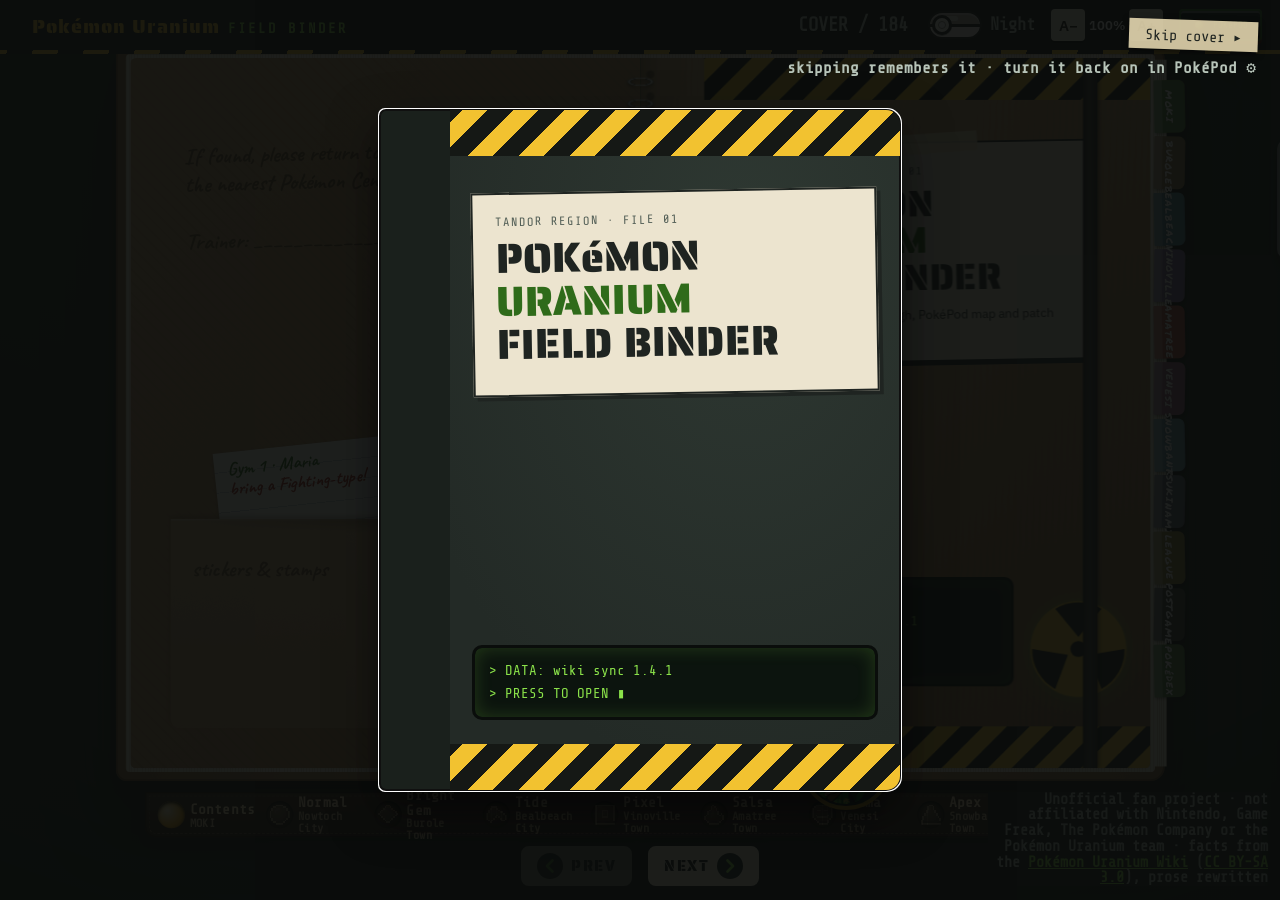
<file: index.html>
<!doctype html>
<html lang="en">
<head>
<meta charset="utf-8">
<meta name="viewport" content="width=device-width,initial-scale=1,viewport-fit=cover">
<title>Pokémon Uranium Field Binder · Interactive Tandor guide</title>
<meta name="description" content="An interactive field binder for Pokémon Uranium 1.4.1: the Tandor walkthrough, 8 gym files, catch, item and trainer trackers, and a patch log. Unofficial fan project.">
<link rel="canonical" href="https://uranium-guide.vercel.app/">
<meta name="theme-color" content="#5a3d27">
<meta name="theme-color" media="(prefers-color-scheme: dark)" content="#1c130c">
<meta property="og:type" content="website">
<meta property="og:site_name" content="Pokémon Uranium Field Binder">
<meta property="og:title" content="Pokémon Uranium Field Binder">
<meta property="og:description" content="An interactive field binder for Pokémon Uranium 1.4.1: the Tandor walkthrough, 8 gym files, catch, item and trainer trackers, and a patch log. Unofficial fan project.">
<meta property="og:url" content="https://uranium-guide.vercel.app/">
<meta name="twitter:card" content="summary_large_image">
<meta name="twitter:title" content="Pokémon Uranium Field Binder">
<meta name="twitter:description" content="An interactive field binder for Pokémon Uranium 1.4.1: the Tandor walkthrough, 8 gym files, catch, item and trainer trackers, and a patch log. Unofficial fan project.">
<link rel="icon" href="favicon.svg" type="image/svg+xml">
<link rel="icon" href="favicon.ico" sizes="32x32">
<link rel="icon" href="favicon-32.png" type="image/png" sizes="32x32">
<link rel="apple-touch-icon" href="apple-touch-icon.png">
<link rel="manifest" href="site.webmanifest">
<script src="js/track.js?v=12"></script>
<link rel="stylesheet" href="css/fonts.css?v=12">
<link rel="stylesheet" href="css/fonts-journal.css?v=12">
<link rel="stylesheet" href="css/fonts-binder.css?v=1">
<link rel="stylesheet" href="css/guide.css?v=12">
<link rel="stylesheet" href="css/journal.css?v=12">
<link rel="stylesheet" href="css/theme-binder.css?v=4">
</head>
<body>
<svg width="0" height="0" style="position:absolute" aria-hidden="true"><defs>
 <filter id="inkstamp" x="-15%" y="-15%" width="130%" height="130%"><feTurbulence type="fractalNoise" baseFrequency="1.1" numOctaves="2" seed="3" result="n"/>
  <feColorMatrix in="n" type="matrix" values="0 0 0 0 0  0 0 0 0 0  0 0 0 0 0  -2.4 0 0 0 1.75" result="holes"/>
  <feComposite in="SourceGraphic" in2="holes" operator="in" result="ink"/>
  <feTurbulence type="fractalNoise" baseFrequency="0.06" numOctaves="2" seed="8" result="w"/>
  <feDisplacementMap in="ink" in2="w" scale="2.4" xChannelSelector="R" yChannelSelector="G"/></filter>
</defs></svg>
<div class="intro is2d" id="intro" hidden>
 <div class="flat" id="introFlat" role="button" tabindex="0" aria-label="Open the field binder">
  <div class="band hazard top"></div><div class="band hazard bot"></div>
  <div class="label"><small>TANDOR REGION · FILE 01</small><b>POKéMON <span>URANIUM</span><br>FIELD BINDER</b></div>
  <div class="window">&gt; DATA: wiki sync 1.4.1<br>&gt; PRESS TO OPEN ▮</div>
 </div>
 <button class="skip" id="introSkip">Skip cover ▸</button><div class="skipnote">skipping remembers it · turn it back on in PokéPod ⚙</div></div>
<div class="lamp" aria-hidden="true"></div>
<header class="topbar">
  <div class="brand">Pokémon Uranium<small>field binder</small></div>
  <div class="spacer"></div>
  <div class="pgind" id="pgind">COVER</div>
  <label class="pbt tset" title="Night mode"><input type="checkbox" data-set="night" aria-label="Night mode"><span class="pbt-track" aria-hidden="true"><span class="pbt-knob"></span></span><span class="pbt-l">Night</span></label>
  <div class="zoomctl" role="group" aria-label="Text size"><button id="tzDown" aria-label="Smaller text">A−</button><span id="tzVal">100%</span><button id="tzUp" aria-label="Larger text">A+</button></div>
  <button class="gearbtn" id="gearBtn" aria-controls="gear" aria-expanded="false"><span class="dot"></span>POKéPOD</button>
</header>
<div class="patchbar" role="region" aria-label="Patch status"><b>PATCH 1.4.1</b><span class="pchips"><i>1.4.0 · 10/10/26</i><i>1.4.0b</i><i>1.4.0c</i></span><span class="pmsg">1.4.0c changed item prices: wiki shop prices may be stale.</span><button type="button" id="patchJump">View patch log →</button></div>
<nav class="chips" id="chips" aria-label="Sections"></nav>

<main class="stage" id="stage">
  <div class="book" id="book"></div>
  <div class="badgestrip" id="badgestrip"></div>
</main>
<div class="mbook" id="mbook"></div>
<div id="stageSpacer" aria-hidden="true"></div>

<div class="nav">
  <button id="prev" aria-label="Previous page"><span class="ar"><svg viewBox="0 0 20 20" aria-hidden="true"><path d="M12.5 4.5 7 10l5.5 5.5" fill="none" stroke="currentColor" stroke-width="2.6" stroke-linecap="round" stroke-linejoin="round"/></svg></span><span>Prev</span></button>
  <button id="next" aria-label="Next page"><span>Next</span><span class="ar"><svg viewBox="0 0 20 20" aria-hidden="true"><path d="M7.5 4.5 13 10l-5.5 5.5" fill="none" stroke="currentColor" stroke-width="2.6" stroke-linecap="round" stroke-linejoin="round"/></svg></span></button>
</div>

<button class="proffab" id="profFab" aria-label="Ask Professor Bamb'o" title=""></button>
<aside class="gear" id="gear" aria-label="PokéPod companion">
  <div class="ghead"><div class="lens"></div><div class="leds"><i></i><i></i><i></i></div><div class="gt1">POKéPOD</div><button class="x" id="gearClose" aria-label="Close">✕</button></div>
  <div class="screen"><div class="lcd">
    <div class="locsel"><button data-loc="-1" aria-label="Previous location">◀</button><div class="ln" id="locName"></div><button data-loc="1" aria-label="Next location">▶</button></div>
    <div class="locsel2"><select id="locSel" aria-label="Choose location"></select></div>
    <div class="sync"><label class="pbt"><input type="checkbox" id="syncChk" data-set="sync"><span class="pbt-track" aria-hidden="true"><span class="pbt-knob"></span></span><span class="pbt-l">FOLLOW BOOK PAGE</span></label><span>SAVED LOCALLY</span></div>
    <div class="gtabs"><button data-tab="wild">WILD</button><button data-tab="items">ITEMS</button><button data-tab="trainers">TRAINERS</button><button data-tab="badges">BADGES</button><button data-tab="prof" aria-label="Ask Professor Bamb'o"><span class="tabav bface" aria-hidden="true"></span>ASK</button><button data-tab="settings" aria-label="Options">OPTS</button></div>
    <div class="gbody" id="gbody"></div>
  </div></div>
  <div class="gfoot"><div class="dpad" aria-hidden="true"></div><div class="pills" aria-hidden="true"><i></i><i></i></div><span class="credit2">DATA: URANIUM WIKI · CC BY-SA</span><button id="resetBtn">RESET</button><div class="abtn" aria-hidden="true"><i>B</i><i>A</i></div></div>
</aside>

<div class="lightbox" id="lightbox"><img alt="Full-size map"><p>CLICK ANYWHERE TO CLOSE · </p></div>

<footer class="foot">Unofficial fan project · not affiliated with Nintendo, Game Freak, The Pokémon Company or the Pokémon Uranium team · facts from the <a href="https://pokemon-uranium.fandom.com/" target="_blank" rel="noopener">Pokémon Uranium Wiki</a> (<a href="https://creativecommons.org/licenses/by-sa/3.0/" target="_blank" rel="noopener">CC BY-SA 3.0</a>), prose rewritten</footer>

<script src="vendor/gsap.min.js"></script>
<script src="data/config.js?v=12"></script>
<script src="js/assets.js?v=12"></script>
<script src="js/data.js?v=12"></script>
<script src="js/pages.js?v=12"></script>
<script src="js/badges.js?v=12"></script>
<script src="data/dex.js?v=3"></script>
<script src="data/sprites.js?v=1"></script>
<script src="js/render.js?v=14"></script>
<script src="data/book.js?v=3"></script>
<script src="data/p1.js?v=1"></script>
<script src="data/p2.js?v=1"></script>
<script src="data/p3.js?v=1"></script>
<script src="data/p4.js?v=1"></script>
<script src="data/p5.js?v=1"></script>
<script src="data/p6.js?v=1"></script>
<script src="data/p7.js?v=1"></script>
<script src="data/p8.js?v=1"></script>
<script src="data/p9.js?v=1"></script>
<script src="data/p10.js?v=1"></script>
<script src="data/p11.js?v=1"></script>
<script src="data/p12.js?v=1"></script>
<script src="data/p13.js?v=1"></script>
<script src="data/sources.js?v=1"></script>
<script src="js/professor.js?v=12"></script>
<script src="js/app.js?v=14"></script>
<script src="js/intro.js?v=1"></script>
<script>document.getElementById('patchJump').addEventListener('click',function(){var G=window.__guide,p=window.BOOK.parts[13];if(G&&p)G.gotoPage(p.page);});</script>
</body>
</html>
</file>
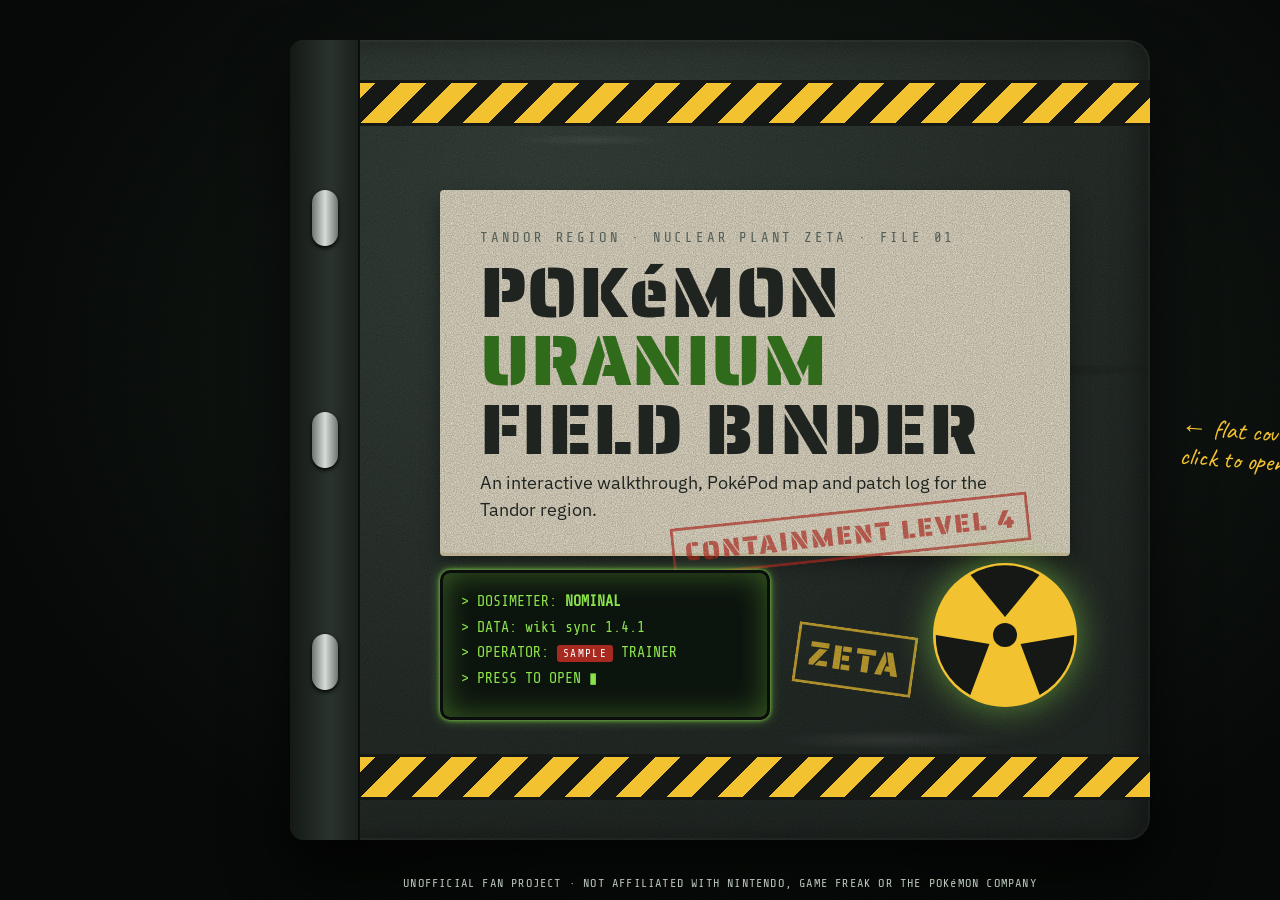
<file: design/src/01-cover.html>
<!doctype html><html><head><meta charset="utf-8"><link rel="stylesheet" href="base.css"><style>
.binder{position:absolute;left:290px;top:40px;width:860px;height:800px;border-radius:14px 22px 22px 14px;box-shadow:0 30px 60px rgba(0,0,0,.7),inset 0 0 0 2px rgba(255,255,255,.04),inset -10px 0 30px rgba(0,0,0,.4);overflow:hidden}
.spine{position:absolute;left:0;top:0;bottom:0;width:70px;background:linear-gradient(90deg,#141916,#2a332e 60%,#1a201c);border-right:2px solid #0b0e0c}
.ring{position:absolute;left:22px;width:26px;height:56px;border-radius:13px;background:linear-gradient(90deg,#6d756f,#d6dcd7,#6d756f);box-shadow:0 2px 4px #000}
.band{position:absolute;left:70px;right:0;height:46px;border-block:3px solid var(--hazard-ink)}
.label{position:absolute;left:150px;right:80px;top:150px;background:var(--paper);color:var(--ink);padding:34px 40px 30px;border-radius:4px;box-shadow:0 3px 0 #b9ae8f,0 10px 20px rgba(0,0,0,.4);background-image:var(--noise);background-blend-mode:multiply}
.label small{font:14px var(--f-mono);letter-spacing:.2em;color:var(--muted)}
.label h1{font:72px/0.95 var(--f-display);margin:10px 0 6px;letter-spacing:.02em}
.label h1 span{color:var(--glow-deep)}
.label p{font-size:18px}
.tref{position:absolute;right:70px;bottom:130px;width:150px;filter:drop-shadow(0 0 18px rgba(139,226,74,.55))}
.window{position:absolute;left:150px;bottom:120px;width:330px;height:150px;border-radius:10px;background:var(--screen);border:3px solid #0a0d0b;box-shadow:inset 0 0 30px rgba(139,226,74,.35),var(--glow-sm);font:15px/1.7 var(--f-mono);padding:16px 18px;color:var(--glow)}
.s1{position:absolute;right:120px;top:470px;color:var(--alert);font-size:26px;background:rgba(236,228,207,.06)}
.s2{position:absolute;left:505px;bottom:150px;color:var(--hazard);font-size:34px;transform:rotate(8deg)}
.scuff{position:absolute;inset:0;background:radial-gradient(ellipse 120px 10px at 600px 700px,rgba(255,255,255,.07),transparent),radial-gradient(ellipse 80px 6px at 300px 100px,rgba(255,255,255,.06),transparent),radial-gradient(ellipse 200px 8px at 700px 330px,rgba(0,0,0,.25),transparent)}
.hint{position:absolute;right:60px;top:420px;width:200px;font:26px/1.1 var(--f-hand);color:var(--hazard);transform:rotate(4deg)}
</style></head><body>
<div class="binder vinyl"><div class="spine"></div>
<div class="ring" style="top:150px"></div><div class="ring" style="top:372px"></div><div class="ring" style="top:594px"></div>
<div class="band hazard" style="top:40px"></div><div class="band hazard" style="bottom:40px"></div>
<div class="scuff"></div>
<div class="label"><small>TANDOR REGION · NUCLEAR PLANT ZETA · FILE 01</small><h1>POKéMON <span>URANIUM</span><br>FIELD BINDER</h1><p>An interactive walkthrough, PokéPod map and patch log for the Tandor region.</p></div>
<div class="stamp s1">CONTAINMENT LEVEL 4</div>
<div class="stamp s2">ZETA</div>
<div class="window pulse">&gt; DOSIMETER: <b>NOMINAL</b><br>&gt; DATA: wiki sync 1.4.1<br>&gt; OPERATOR: <span class="sample">SAMPLE</span> TRAINER<br>&gt; PRESS TO OPEN ▮</div>
<img class="tref" src="trefoil.svg" alt="">
</div>
<div class="hint">← flat cover (MVP)<br>click to open</div>
<div class="footer">UNOFFICIAL FAN PROJECT · NOT AFFILIATED WITH NINTENDO, GAME FREAK OR THE POKéMON COMPANY</div>
</body></html>
</file>
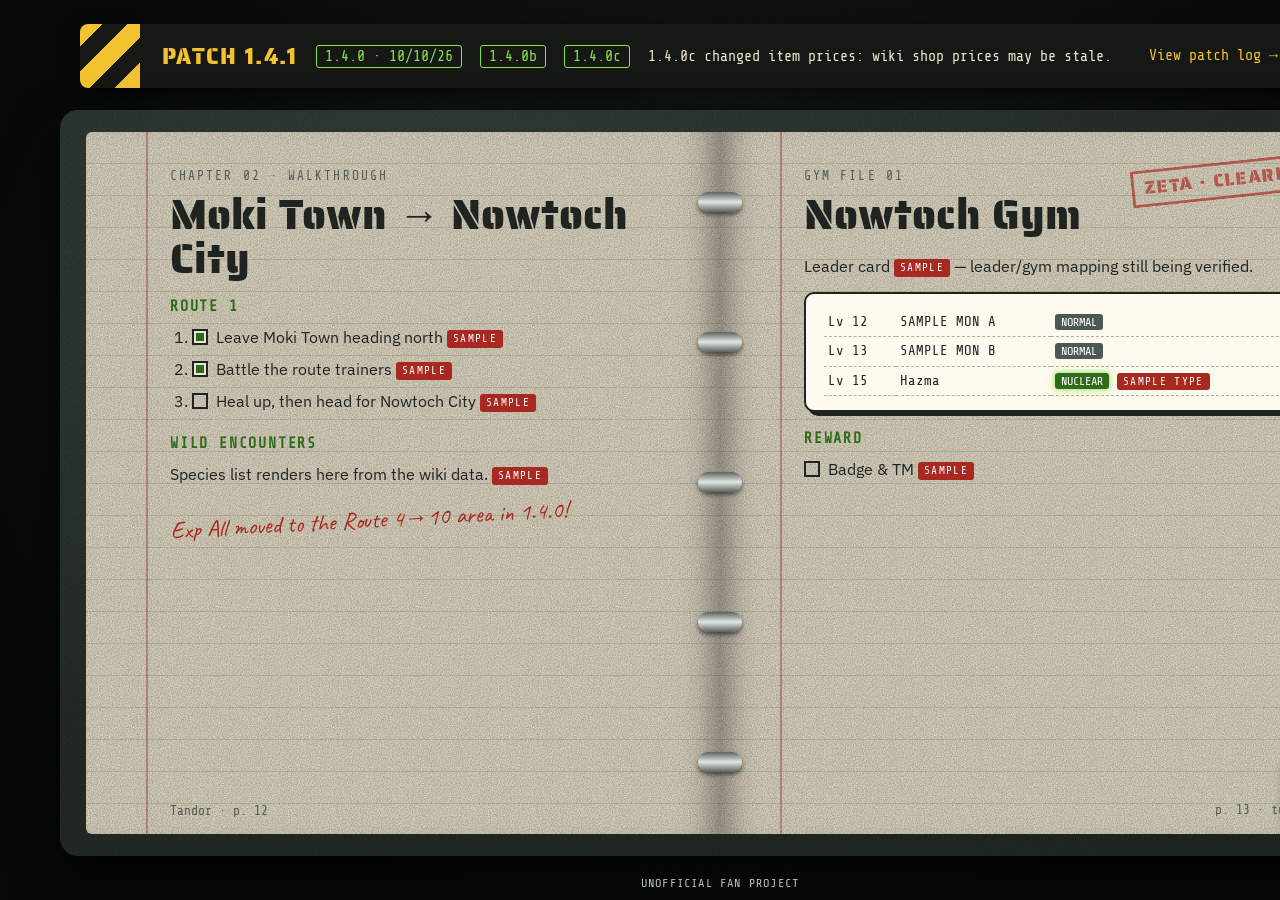
<file: design/src/02-page-spread.html>
<!doctype html><html><head><meta charset="utf-8"><link rel="stylesheet" href="base.css"><style>
.banner{position:absolute;left:80px;right:80px;top:24px;height:64px;display:flex;align-items:center;border-radius:8px;overflow:hidden;box-shadow:0 6px 20px rgba(0,0,0,.5)}
.banner .st{width:60px;height:100%}
.banner .msg{flex:1;height:100%;background:var(--hazard-ink);display:flex;align-items:center;gap:18px;padding:0 22px;font:15px var(--f-mono);color:var(--paper)}
.banner b{font:22px var(--f-display);color:var(--hazard);letter-spacing:.06em}
.banner .chip{white-space:nowrap;border:1px solid var(--glow);color:var(--glow);padding:2px 8px;border-radius:3px}
.banner a{white-space:nowrap;margin-left:auto;color:var(--hazard)}
.binder{position:absolute;left:60px;right:60px;top:110px;bottom:44px;border-radius:18px;padding:22px 26px;box-shadow:0 24px 50px rgba(0,0,0,.7)}
.pages{position:relative;display:flex;height:100%}
.page{flex:1;background:var(--paper);background-image:var(--noise),linear-gradient(90deg,transparent 60px,rgba(168,41,31,.35) 60px 62px,transparent 62px),repeating-linear-gradient(transparent 0 31px,rgba(47,107,26,.16) 31px 32px);background-blend-mode:multiply;color:var(--ink);padding:30px 40px 30px 84px;position:relative;box-shadow:inset 0 0 40px rgba(120,100,60,.25)}
.page.l{border-radius:6px 0 0 6px;box-shadow:inset -30px 0 30px -20px rgba(0,0,0,.35)}
.page.r{border-radius:0 6px 6px 0;box-shadow:inset 30px 0 30px -20px rgba(0,0,0,.35)}
.rings{position:absolute;left:50%;top:0;bottom:0;width:0;z-index:3}
.rings i{position:absolute;left:-22px;width:44px;height:20px;border-radius:10px;background:linear-gradient(#5b635d,#e1e6e2,#5b635d);box-shadow:0 3px 4px rgba(0,0,0,.5)}
.page small{font:13px var(--f-mono);letter-spacing:.16em;color:var(--muted)}
.page h2{font:42px/1.05 var(--f-display);margin:6px 0 14px}
.page h3{font:600 15px var(--f-mono);letter-spacing:.12em;color:var(--glow-deep);margin:18px 0 6px;text-transform:uppercase}
.page p,.page li{font-size:16px;line-height:32px}
.page ol{padding-left:22px}
.chk{display:inline-block;width:16px;height:16px;border:2px solid var(--ink);margin-right:8px;vertical-align:-2px}
.chk.on{background:var(--glow-deep);box-shadow:inset 0 0 0 2px var(--paper)}
.card{background:#fffaf0;border:2px solid var(--ink);border-radius:var(--r-md);padding:14px 18px;margin-top:10px;box-shadow:4px 4px 0 var(--ink)}
.card table{width:100%;border-collapse:collapse;font:14px/1.6 var(--f-mono)}
.card td{border-bottom:1px dashed #b9ae8f;padding:3px 4px}
.type{font:12px var(--f-mono);padding:1px 6px;border-radius:3px;color:#fff;background:#4a5a52}
.type.nuc{background:var(--glow-deep);box-shadow:var(--glow-sm)}
.note{font:24px/1.1 var(--f-hand);color:var(--alert);transform:rotate(-3deg);margin-top:14px}
.folio{position:absolute;bottom:16px;font:13px var(--f-mono);color:var(--muted)}
.l .folio{left:84px}.r .folio{right:40px}
.curl{position:absolute;right:0;bottom:0;width:70px;height:70px;background:linear-gradient(135deg,transparent 50%,#cfc4a5 50%,#f6f0de 75%);border-top-left-radius:8px;box-shadow:-4px -4px 8px rgba(0,0,0,.15)}
.zstamp{position:absolute;right:40px;top:30px;color:var(--alert);font-size:18px}
.tabs{position:absolute;right:-24px;top:40px;display:flex;flex-direction:column;gap:6px;z-index:0}
.tabs span{writing-mode:vertical-rl;font:13px var(--f-mono);padding:10px 4px;border-radius:0 6px 6px 0;background:var(--hazard);color:var(--hazard-ink)}
.tabs span.on{background:var(--glow);box-shadow:var(--glow-sm)}
</style></head><body>
<div class="banner"><div class="st hazard"></div><div class="msg"><b>PATCH 1.4.1</b><span class="chip">1.4.0 · 10/10/26</span><span class="chip">1.4.0b</span><span class="chip">1.4.0c</span><span>1.4.0c changed item prices: wiki shop prices may be stale.</span><a>View patch log →</a></div><div class="st hazard"></div></div>
<div class="binder vinyl"><div class="tabs"><span class="on">CH 02</span><span>GYMS</span><span>PATCH</span></div><div class="pages">
<div class="page l"><small>CHAPTER 02 · WALKTHROUGH</small><h2>Moki Town → Nowtoch City</h2>
<h3>Route 1</h3><ol><li><span class="chk on"></span>Leave Moki Town heading north <span class="sample">SAMPLE</span></li><li><span class="chk on"></span>Battle the route trainers <span class="sample">SAMPLE</span></li><li><span class="chk"></span>Heal up, then head for Nowtoch City <span class="sample">SAMPLE</span></li></ol>
<h3>Wild encounters</h3><p>Species list renders here from the wiki data. <span class="sample">SAMPLE</span></p>
<div class="note">Exp All moved to the Route 4→10 area in 1.4.0!</div>
<div class="folio">Tandor · p. 12</div></div>
<div class="page r"><div class="stamp zstamp">ZETA · CLEARED</div><small>GYM FILE 01</small><h2>Nowtoch Gym</h2>
<p>Leader card <span class="sample">SAMPLE</span> — leader/gym mapping still being verified.</p>
<div class="card"><table><tr><td>Lv 12</td><td>SAMPLE MON A</td><td><span class="type">NORMAL</span></td></tr><tr><td>Lv 13</td><td>SAMPLE MON B</td><td><span class="type">NORMAL</span></td></tr><tr><td>Lv 15</td><td>Hazma</td><td><span class="type nuc">NUCLEAR</span> <span class="sample">SAMPLE TYPE</span></td></tr></table></div>
<h3>Reward</h3><p><span class="chk"></span>Badge &amp; TM <span class="sample">SAMPLE</span></p>
<div class="folio">p. 13 · turn →</div><div class="curl"></div></div>
<div class="rings"><i style="top:60px"></i><i style="top:200px"></i><i style="top:340px"></i><i style="top:480px"></i><i style="top:620px"></i></div>
</div></div>
<div class="footer">UNOFFICIAL FAN PROJECT</div>
</body></html>
</file>
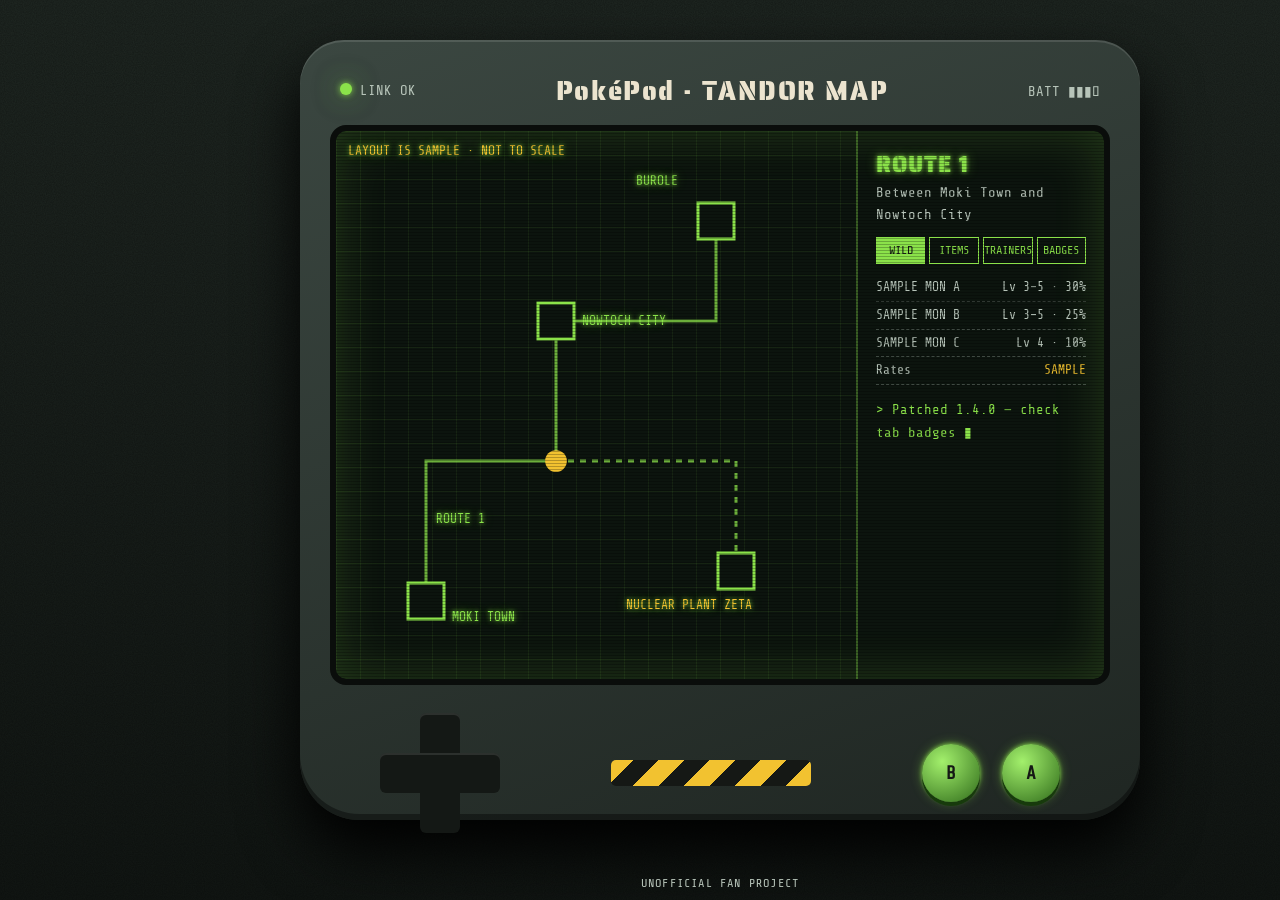
<file: design/src/03-pokepod.html>
<!doctype html><html><head><meta charset="utf-8"><link rel="stylesheet" href="base.css"><style>
.desk{position:absolute;inset:0;background:var(--noise),linear-gradient(#202823,#121714)}
.pod{position:absolute;left:300px;top:40px;width:840px;height:780px;border-radius:44px 44px 60px 60px;background:linear-gradient(160deg,#3b4741,#1f2622);box-shadow:0 30px 60px #000,inset 0 2px 0 rgba(255,255,255,.12),inset 0 -6px 0 rgba(0,0,0,.4);padding:30px}
.top{display:flex;align-items:center;justify-content:space-between;font:14px var(--f-mono);color:var(--readout);padding:0 10px 14px}
.top b{font:26px var(--f-display);color:var(--paper);letter-spacing:.06em}
.led{width:12px;height:12px;border-radius:50%;background:var(--glow);box-shadow:var(--glow-lg);display:inline-block;margin-right:8px}
.screen{height:560px;border-radius:16px;background:var(--screen);border:6px solid #0a0d0b;position:relative;overflow:hidden;box-shadow:inset 0 0 50px rgba(139,226,74,.2)}
.screen::after{content:"";position:absolute;inset:0;background:repeating-linear-gradient(transparent 0 2px,rgba(0,0,0,.25) 2px 3px);pointer-events:none}
.map{position:absolute;left:0;top:0;width:520px;bottom:0;background-image:linear-gradient(rgba(139,226,74,.08) 1px,transparent 1px),linear-gradient(90deg,rgba(139,226,74,.08) 1px,transparent 1px);background-size:24px 24px}
.map svg{position:absolute;inset:0}
.lbl{position:absolute;font:13px var(--f-mono);color:var(--glow);text-shadow:var(--glow-sm);white-space:nowrap}
.side{position:absolute;left:520px;right:0;top:0;bottom:0;border-left:2px solid rgba(139,226,74,.35);padding:16px 18px;font:14px/1.6 var(--f-mono);color:var(--readout)}
.side h4{font:22px var(--f-display);color:var(--glow);text-shadow:var(--glow-sm);letter-spacing:.04em}
.tabs{display:flex;gap:4px;margin:10px 0}
.tabs span{flex:1;text-align:center;border:1px solid var(--glow);color:var(--glow);font-size:12px;padding:3px 0}
.tabs span.on{background:var(--glow);color:var(--hazard-ink)}
.side ul{list-style:none;padding:0}.side li{display:flex;justify-content:space-between;font-size:13px;white-space:nowrap;gap:8px;border-bottom:1px dashed rgba(183,196,185,.3);padding:3px 0}
.ctrl{display:flex;justify-content:space-between;align-items:center;padding:28px 50px 0}
.dpad{width:120px;height:120px;position:relative}
.dpad i{position:absolute;background:#141815;border-radius:6px;box-shadow:inset 0 2px 0 rgba(255,255,255,.1)}
.btns{display:flex;gap:22px}.btns i{width:58px;height:58px;border-radius:50%;background:radial-gradient(circle at 35% 30%,#a3f06c,var(--glow-deep));box-shadow:0 4px 0 #173a0c,var(--glow-sm);font:600 18px var(--f-mono);color:var(--hazard-ink);display:grid;place-items:center;font-style:normal}
.stripe{width:200px;height:26px;border-radius:5px}
</style></head><body><div class="desk"></div>
<div class="pod"><div class="top"><span><span class="led pulse"></span>LINK OK</span><b>PokéPod · TANDOR MAP</b><span>BATT ▮▮▮▯</span></div>
<div class="screen"><div class="map"><svg viewBox="0 0 520 548"><g fill="none" stroke="#8be24a" stroke-width="3" opacity=".75"><path d="M90 470 L90 330 L220 330 L220 190 L380 190 L380 90"/><path d="M220 330 L400 330 L400 440" stroke-dasharray="6 6"/></g><g fill="#0c140e" stroke="#8be24a" stroke-width="3"><rect x="72" y="452" width="36" height="36"/><rect x="202" y="172" width="36" height="36"/><rect x="362" y="72" width="36" height="36"/><rect x="382" y="422" width="36" height="36"/></g><circle cx="220" cy="330" r="10" fill="#f2c230"><animate attributeName="r" values="8;12;8" dur="2s" repeatCount="indefinite"/></circle></svg>
<div class="lbl" style="left:116px;top:478px">MOKI TOWN</div><div class="lbl" style="left:100px;top:380px">ROUTE 1</div><div class="lbl" style="left:246px;top:182px">NOWTOCH CITY</div><div class="lbl" style="left:300px;top:42px">BUROLE</div><div class="lbl" style="left:290px;top:466px;color:#f2c230">NUCLEAR PLANT ZETA</div><div class="lbl" style="left:12px;top:12px;color:#f2c230">LAYOUT IS SAMPLE · NOT TO SCALE</div></div>
<div class="side"><h4>ROUTE 1</h4><div>Between Moki Town and Nowtoch City</div><div class="tabs"><span class="on">WILD</span><span>ITEMS</span><span>TRAINERS</span><span>BADGES</span></div>
<ul><li><span>SAMPLE MON A</span><span>Lv 3–5 · 30%</span></li><li><span>SAMPLE MON B</span><span>Lv 3–5 · 25%</span></li><li><span>SAMPLE MON C</span><span>Lv 4 · 10%</span></li><li><span>Rates</span><span style="color:#f2c230">SAMPLE</span></li></ul>
<p style="margin-top:14px;color:var(--glow)">&gt; Patched 1.4.0 — check tab badges ▮</p></div></div>
<div class="ctrl"><div class="dpad"><i style="left:40px;top:0;width:40px;height:120px"></i><i style="left:0;top:40px;width:120px;height:40px"></i></div><div class="stripe hazard"></div><div class="btns"><i>B</i><i>A</i></div></div></div>
<div class="footer">UNOFFICIAL FAN PROJECT</div></body></html>
</file>
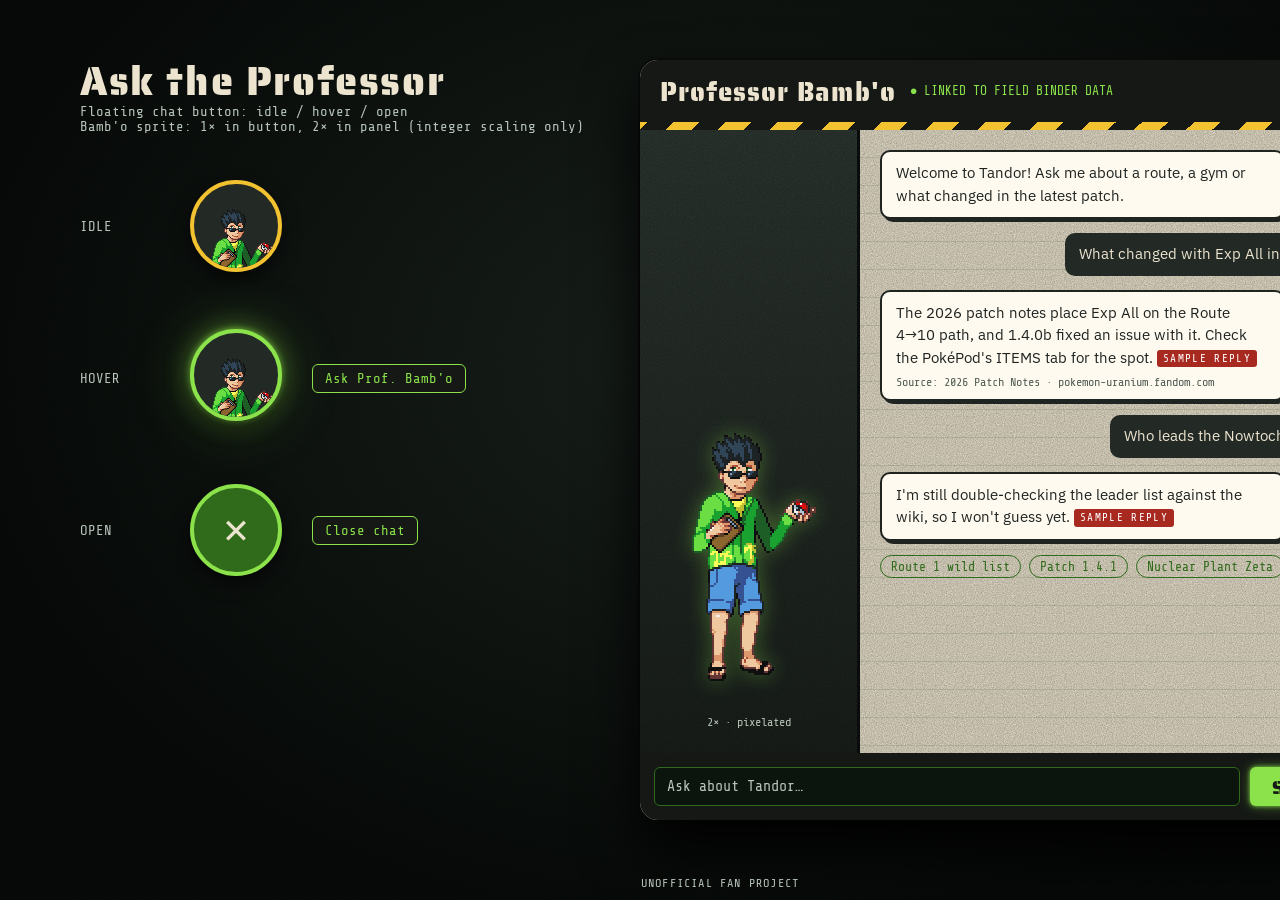
<file: design/src/04-bambo-chat.html>
<!doctype html><html><head><meta charset="utf-8"><link rel="stylesheet" href="base.css"><style>
h1{position:absolute;left:80px;top:50px;font:40px var(--f-display);letter-spacing:.04em}
.sub{position:absolute;left:80px;top:104px;width:520px;font:14px var(--f-mono);color:var(--readout)}
.states{position:absolute;left:80px;top:180px;display:flex;flex-direction:column;gap:60px}
.state{display:flex;align-items:center;gap:30px}.state em{font:14px var(--f-mono);color:var(--readout);font-style:normal;width:80px}
.fab{width:92px;height:92px;border-radius:50%;background:var(--vinyl);border:4px solid var(--hazard);box-shadow:0 8px 18px rgba(0,0,0,.6);overflow:hidden;position:relative}
.fab .face{position:absolute;left:5px;top:6px;width:81px;height:80px;background:url(bambo.png) 0 0/81px 155px no-repeat;image-rendering:pixelated}
.fab.hover{border-color:var(--glow);box-shadow:0 8px 18px rgba(0,0,0,.6),var(--glow-lg);transform:translateY(-3px)}
.fab.open{border-color:var(--glow);background:var(--glow-deep)}
.fab.open::after{content:"✕";position:absolute;inset:0;display:grid;place-items:center;font:700 34px var(--f-body);color:var(--paper)}
.tip{background:var(--hazard-ink);border:1px solid var(--glow);color:var(--glow);font:14px var(--f-mono);padding:6px 12px;border-radius:6px}
.panel{position:absolute;right:80px;top:60px;width:720px;height:760px;border-radius:var(--r-lg);overflow:hidden;box-shadow:0 30px 60px #000,0 0 0 2px #0a0d0b;display:flex;flex-direction:column;background:var(--paper)}
.ph{height:70px;display:flex;align-items:center;gap:14px;padding:0 20px;background:var(--hazard-ink);border-bottom:8px solid;border-image:var(--hazard-stripes) 8}
.ph b{font:26px var(--f-display);letter-spacing:.04em;color:var(--paper)}.ph span{font:13px var(--f-mono);color:var(--glow)}
.body{flex:1;display:flex;color:var(--ink)}
.prof{width:220px;background:var(--noise),linear-gradient(#2e3832,#1a201c);display:flex;flex-direction:column;align-items:center;justify-content:flex-end;padding-bottom:24px;border-right:3px solid #0a0d0b}
.prof img{width:162px;height:310px;image-rendering:pixelated;filter:drop-shadow(0 0 10px rgba(139,226,74,.35))}
.prof small{font:12px var(--f-mono);color:var(--readout);margin-top:10px}
.log{flex:1;padding:20px;display:flex;flex-direction:column;gap:14px;background:var(--noise),repeating-linear-gradient(transparent 0 27px,rgba(47,107,26,.14) 27px 28px);background-color:var(--paper);background-blend-mode:multiply}
.msg{max-width:88%;padding:10px 14px;border-radius:10px;font-size:15px;line-height:1.5}
.msg.p{background:#fffaf0;border:2px solid var(--ink);box-shadow:3px 3px 0 var(--ink)}
.msg.u{align-self:flex-end;background:var(--vinyl);color:var(--paper)}
.msg cite{display:block;font:12px var(--f-mono);color:var(--muted);margin-top:6px;font-style:normal}
.chips{display:flex;flex-wrap:wrap;gap:8px}.chips span{font:13px var(--f-mono);border:1px solid var(--glow-deep);color:var(--glow-deep);padding:3px 10px;border-radius:20px}
.in{display:flex;gap:10px;padding:14px;background:var(--hazard-ink)}
.in div{flex:1;background:var(--screen);border:1px solid var(--glow-deep);border-radius:6px;font:15px var(--f-mono);color:var(--readout);padding:10px 12px}
.in button{background:var(--glow);color:var(--hazard-ink);border:0;border-radius:6px;font:20px var(--f-display);padding:0 22px;box-shadow:var(--glow-sm)}
</style></head><body>
<h1>Ask the Professor</h1><div class="sub">Floating chat button: idle / hover / open<br>Bamb&#39;o sprite: 1&times; in button, 2&times; in panel (integer scaling only)</div>
<div class="states">
<div class="state"><em>IDLE</em><div class="fab"><div class="face"></div></div></div>
<div class="state"><em>HOVER</em><div class="fab hover"><div class="face"></div></div><div class="tip">Ask Prof. Bamb'o</div></div>
<div class="state"><em>OPEN</em><div class="fab open"></div><div class="tip">Close chat</div></div>
</div>
<div class="panel"><div class="ph"><b>Professor Bamb'o</b><span>● LINKED TO FIELD BINDER DATA</span></div>
<div class="body"><div class="prof"><img src="bambo.png" alt="Professor Bamb'o sprite"><small>2× · pixelated</small></div>
<div class="log">
<div class="msg p">Welcome to Tandor! Ask me about a route, a gym or what changed in the latest patch.</div>
<div class="msg u">What changed with Exp All in 1.4.0?</div>
<div class="msg p">The 2026 patch notes place Exp All on the Route 4→10 path, and 1.4.0b fixed an issue with it. Check the PokéPod's ITEMS tab for the spot. <span class="sample">SAMPLE REPLY</span><cite>Source: 2026 Patch Notes · pokemon-uranium.fandom.com</cite></div>
<div class="msg u">Who leads the Nowtoch Gym?</div>
<div class="msg p">I'm still double-checking the leader list against the wiki, so I won't guess yet. <span class="sample">SAMPLE REPLY</span></div>
<div class="chips"><span>Route 1 wild list</span><span>Patch 1.4.1</span><span>Nuclear Plant Zeta</span></div>
</div></div>
<div class="in"><div>Ask about Tandor…</div><button>SEND</button></div></div>
<div class="footer">UNOFFICIAL FAN PROJECT</div></body></html>
</file>
<file: css/fonts.css>
@font-face {
  font-family: 'Barlow';
  font-style: italic;
  font-weight: 400;
  font-display: swap;
  src: url([data-uri]) format('woff2');
  unicode-range: U+0000-00FF, U+0131, U+0152-0153, U+02BB-02BC, U+02C6, U+02DA, U+02DC, U+0304, U+0308, U+0329, U+2000-206F, U+20AC, U+2122, U+2191, U+2193, U+2212, U+2215, U+FEFF, U+FFFD;
}
@font-face {
  font-family: 'Barlow';
  font-style: normal;
  font-weight: 400;
  font-display: swap;
  src: url([data-uri]) format('woff2');
  unicode-range: U+0000-00FF, U+0131, U+0152-0153, U+02BB-02BC, U+02C6, U+02DA, U+02DC, U+0304, U+0308, U+0329, U+2000-206F, U+20AC, U+2122, U+2191, U+2193, U+2212, U+2215, U+FEFF, U+FFFD;
}
@font-face {
  font-family: 'Barlow';
  font-style: normal;
  font-weight: 600;
  font-display: swap;
  src: url([data-uri]) format('woff2');
  unicode-range: U+0000-00FF, U+0131, U+0152-0153, U+02BB-02BC, U+02C6, U+02DA, U+02DC, U+0304, U+0308, U+0329, U+2000-206F, U+20AC, U+2122, U+2191, U+2193, U+2212, U+2215, U+FEFF, U+FFFD;
}
@font-face {
  font-family: 'Barlow';
  font-style: normal;
  font-weight: 800;
  font-display: swap;
  src: url([data-uri]) format('woff2');
  unicode-range: U+0000-00FF, U+0131, U+0152-0153, U+02BB-02BC, U+02C6, U+02DA, U+02DC, U+0304, U+0308, U+0329, U+2000-206F, U+20AC, U+2122, U+2191, U+2193, U+2212, U+2215, U+FEFF, U+FFFD;
}
@font-face {
  font-family: 'Barlow Condensed';
  font-style: normal;
  font-weight: 600;
  font-display: swap;
  src: url([data-uri]) format('woff2');
  unicode-range: U+0000-00FF, U+0131, U+0152-0153, U+02BB-02BC, U+02C6, U+02DA, U+02DC, U+0304, U+0308, U+0329, U+2000-206F, U+20AC, U+2122, U+2191, U+2193, U+2212, U+2215, U+FEFF, U+FFFD;
}
@font-face {
  font-family: 'Barlow Condensed';
  font-style: normal;
  font-weight: 800;
  font-display: swap;
  src: url([data-uri]) format('woff2');
  unicode-range: U+0000-00FF, U+0131, U+0152-0153, U+02BB-02BC, U+02C6, U+02DA, U+02DC, U+0304, U+0308, U+0329, U+2000-206F, U+20AC, U+2122, U+2191, U+2193, U+2212, U+2215, U+FEFF, U+FFFD;
}
@font-face {
  font-family: 'Press Start 2P';
  font-style: normal;
  font-weight: 400;
  font-display: swap;
  src: url([data-uri]) format('woff2');
  unicode-range: U+0000-00FF, U+0131, U+0152-0153, U+02BB-02BC, U+02C6, U+02DA, U+02DC, U+0304, U+0308, U+0329, U+2000-206F, U+20AC, U+2122, U+2191, U+2193, U+2212, U+2215, U+FEFF, U+FFFD;
}
</file>
<file: css/fonts-journal.css>
@font-face{font-family:'Permanent Marker';font-style:normal;font-weight:400;font-display:swap;src:url([data-uri]) format('woff2')}
@font-face{font-family:'Caveat';font-style:normal;font-weight:600;font-display:swap;src:url([data-uri]) format('woff2')}
@font-face{font-family:'Caveat';font-style:normal;font-weight:700;font-display:swap;src:url([data-uri]) format('woff2')}
</file>
<file: css/fonts-binder.css>
/* Self-hosted from Google Fonts (OFL) */
@font-face {
  font-family: 'Caveat';
  font-style: normal;
  font-weight: 600;
  font-display: swap;
  src: url(../fonts/binder/Caveat-600-latin-ext.woff2) format('woff2');
  unicode-range: U+0100-02BA, U+02BD-02C5, U+02C7-02CC, U+02CE-02D7, U+02DD-02FF, U+0304, U+0308, U+0329, U+1D00-1DBF, U+1E00-1E9F, U+1EF2-1EFF, U+2020, U+20A0-20AB, U+20AD-20C4, U+2113, U+2C60-2C7F, U+A720-A7FF;
}
@font-face {
  font-family: 'Caveat';
  font-style: normal;
  font-weight: 600;
  font-display: swap;
  src: url(../fonts/binder/Caveat-600-latin.woff2) format('woff2');
  unicode-range: U+0000-00FF, U+0131, U+0152-0153, U+02BB-02BC, U+02C6, U+02DA, U+02DC, U+0304, U+0308, U+0329, U+2000-206F, U+20AC, U+2122, U+2191, U+2193, U+2212, U+2215, U+FEFF, U+FFFD;
}
@font-face {
  font-family: 'IBM Plex Sans';
  font-style: normal;
  font-weight: 400;
  font-stretch: 100%;
  font-display: swap;
  src: url(../fonts/binder/IBMPlexSans-400-latin-ext.woff2) format('woff2');
  unicode-range: U+0100-02BA, U+02BD-02C5, U+02C7-02CC, U+02CE-02D7, U+02DD-02FF, U+0304, U+0308, U+0329, U+1D00-1DBF, U+1E00-1E9F, U+1EF2-1EFF, U+2020, U+20A0-20AB, U+20AD-20C4, U+2113, U+2C60-2C7F, U+A720-A7FF;
}
@font-face {
  font-family: 'IBM Plex Sans';
  font-style: normal;
  font-weight: 400;
  font-stretch: 100%;
  font-display: swap;
  src: url(../fonts/binder/IBMPlexSans-400-latin.woff2) format('woff2');
  unicode-range: U+0000-00FF, U+0131, U+0152-0153, U+02BB-02BC, U+02C6, U+02DA, U+02DC, U+0304, U+0308, U+0329, U+2000-206F, U+20AC, U+2122, U+2191, U+2193, U+2212, U+2215, U+FEFF, U+FFFD;
}
@font-face {
  font-family: 'IBM Plex Sans';
  font-style: normal;
  font-weight: 600;
  font-stretch: 100%;
  font-display: swap;
  src: url(../fonts/binder/IBMPlexSans-600-latin-ext.woff2) format('woff2');
  unicode-range: U+0100-02BA, U+02BD-02C5, U+02C7-02CC, U+02CE-02D7, U+02DD-02FF, U+0304, U+0308, U+0329, U+1D00-1DBF, U+1E00-1E9F, U+1EF2-1EFF, U+2020, U+20A0-20AB, U+20AD-20C4, U+2113, U+2C60-2C7F, U+A720-A7FF;
}
@font-face {
  font-family: 'IBM Plex Sans';
  font-style: normal;
  font-weight: 600;
  font-stretch: 100%;
  font-display: swap;
  src: url(../fonts/binder/IBMPlexSans-600-latin.woff2) format('woff2');
  unicode-range: U+0000-00FF, U+0131, U+0152-0153, U+02BB-02BC, U+02C6, U+02DA, U+02DC, U+0304, U+0308, U+0329, U+2000-206F, U+20AC, U+2122, U+2191, U+2193, U+2212, U+2215, U+FEFF, U+FFFD;
}
@font-face {
  font-family: 'Saira Stencil One';
  font-style: normal;
  font-weight: 400;
  font-display: swap;
  src: url(../fonts/binder/SairaStencilOne-400-latin-ext.woff2) format('woff2');
  unicode-range: U+0100-02BA, U+02BD-02C5, U+02C7-02CC, U+02CE-02D7, U+02DD-02FF, U+0304, U+0308, U+0329, U+1D00-1DBF, U+1E00-1E9F, U+1EF2-1EFF, U+2020, U+20A0-20AB, U+20AD-20C4, U+2113, U+2C60-2C7F, U+A720-A7FF;
}
@font-face {
  font-family: 'Saira Stencil One';
  font-style: normal;
  font-weight: 400;
  font-display: swap;
  src: url(../fonts/binder/SairaStencilOne-400-latin.woff2) format('woff2');
  unicode-range: U+0000-00FF, U+0131, U+0152-0153, U+02BB-02BC, U+02C6, U+02DA, U+02DC, U+0304, U+0308, U+0329, U+2000-206F, U+20AC, U+2122, U+2191, U+2193, U+2212, U+2215, U+FEFF, U+FFFD;
}
@font-face {
  font-family: 'Share Tech Mono';
  font-style: normal;
  font-weight: 400;
  font-display: swap;
  src: url(../fonts/binder/ShareTechMono-400-latin.woff2) format('woff2');
  unicode-range: U+0000-00FF, U+0131, U+0152-0153, U+02BB-02BC, U+02C6, U+02DA, U+02DC, U+0304, U+0308, U+0329, U+2000-206F, U+20AC, U+2122, U+2191, U+2193, U+2212, U+2215, U+FEFF, U+FFFD;
}
</file>
<file: css/guide.css>
:root{
  --pw:560px; --ph:780px;
  --paper:#fbf6e8; --paper2:#f3ead3; --ink:#1d1a16; --ink2:#4a4339;
  --red:#d8352a; --yellow:#ffd23f; --blue:#2f7fc1; --navy:#1b2a4a;
  --px:'Press Start 2P', monospace; --body:'Barlow', system-ui, sans-serif; --cond:'Barlow Condensed','Barlow',sans-serif;
  --sec:#d8352a;
}
*{box-sizing:border-box}
html,body{margin:0;height:100%}
body{
  font-family:var(--body); color:var(--ink); overflow:hidden;
  background:
    radial-gradient(ellipse at 50% 40%, rgba(255,255,255,.07), transparent 60%),
    repeating-linear-gradient(45deg, rgba(255,255,255,.025) 0 2px, transparent 2px 14px),
    linear-gradient(#22324f,#141d31);
}
button{font:inherit;color:inherit}
img{display:block;max-width:100%}
.sr{position:absolute;width:1px;height:1px;overflow:hidden;clip:rect(0 0 0 0)}

/* ---------- top bar ---------- */
.topbar{position:fixed;inset:0 0 auto 0;height:54px;display:flex;align-items:center;gap:14px;padding:0 18px;z-index:50;
  background:linear-gradient(#e2412f,#b62a1f);border-bottom:4px solid #6d1710;box-shadow:0 4px 0 rgba(0,0,0,.25)}
.brand{font-family:var(--px);font-size:13px;color:#fff;text-shadow:2px 2px 0 #6d1710;letter-spacing:.5px;white-space:nowrap}
.brand small{display:block;font-size:7px;color:var(--yellow);margin-top:5px;letter-spacing:1px}
.topbar .spacer{flex:1}
.pgind{font-family:var(--px);font-size:9px;color:#fff;background:#6d1710;padding:8px 10px;border-radius:4px;white-space:nowrap}
.gearbtn{display:flex;align-items:center;gap:8px;font-family:var(--px);font-size:10px;cursor:pointer;
  background:var(--yellow);color:#2a1a00;border:3px solid #2a1a00;border-radius:8px;padding:8px 12px;box-shadow:0 4px 0 #2a1a00;transition:transform .08s}
.gearbtn:active{transform:translateY(3px);box-shadow:0 1px 0 #2a1a00}
.gearbtn .dot{width:12px;height:12px;border-radius:50%;background:radial-gradient(circle at 35% 35%,#9ff,#09c 60%,#036);border:2px solid #2a1a00}

/* ---------- stage / book (desktop) ---------- */
.stage{position:fixed;left:50%;top:calc(54px + (100% - 54px - 64px)/2);width:calc(var(--pw)*2 + 80px);height:calc(var(--ph) + 70px);
  transform-origin:center center;transform:translate(-50%,-50%) scale(var(--scale,1))}
.book{position:absolute;left:40px;top:0;width:calc(var(--pw)*2);height:var(--ph);perspective:2600px}
.book::before{ /* cover board under pages */
  content:"";position:absolute;inset:-12px -14px;border-radius:10px;
  background:linear-gradient(90deg,#8f1f17,#b8291e 48%,#5e130d 50%,#b8291e 52%,#8f1f17);
  box-shadow:0 30px 60px rgba(0,0,0,.5),0 0 0 3px #3d0b07 inset}
.book::after{ /* page-block edges */
  content:"";position:absolute;inset:-4px -5px;border-radius:4px;pointer-events:none;
  background:repeating-linear-gradient(90deg,#e9dfc6 0 1px,#fbf6e8 1px 3px);z-index:0}
.endpaper{position:absolute;top:0;width:var(--pw);height:var(--ph);z-index:1;
  background:
    radial-gradient(circle,rgba(255,255,255,.12) 2px,transparent 2.5px) 0 0/22px 22px,
    linear-gradient(135deg,#25396a,#162447)}
.endpaper.left{left:0;border-radius:6px 0 0 6px}.endpaper.right{right:0;border-radius:0 6px 6px 0}
.endpaper span{position:absolute;left:50%;top:50%;transform:translate(-50%,-50%);font-family:var(--px);font-size:10px;color:rgba(255,255,255,.35);text-align:center;line-height:2}
.leaf{position:absolute;left:var(--pw);top:0;width:var(--pw);height:var(--ph);transform-style:preserve-3d;transform-origin:left center;
  transition:transform .9s cubic-bezier(.45,.05,.3,1)}
.leaf.flipped{transform:rotateY(-180deg)}
.face{position:absolute;inset:0;backface-visibility:hidden;-webkit-backface-visibility:hidden;}
.face.back{transform:rotateY(180deg)}
.face .page{position:absolute;inset:0}
.face.front .page{border-radius:0 6px 6px 0}
.face.back .page{border-radius:6px 0 0 6px}
/* gutter shading */
.face.front .page::after,.face.back .page::after{content:"";position:absolute;top:0;bottom:0;width:46px;pointer-events:none;z-index:30}
.face.front .page::after{left:0;background:linear-gradient(90deg,rgba(0,0,0,.22),rgba(0,0,0,.06) 40%,transparent)}
.face.back .page::after{right:0;background:linear-gradient(270deg,rgba(0,0,0,.22),rgba(0,0,0,.06) 40%,transparent)}
/* flip light/shadow */
.face .shade{position:absolute;inset:0;pointer-events:none;opacity:0;z-index:40;border-radius:inherit}
.face.front .shade{background:linear-gradient(90deg,rgba(0,0,0,.0),rgba(0,0,0,.35))}
.face.back .shade{background:linear-gradient(270deg,rgba(0,0,0,0),rgba(255,255,255,.35) 60%,rgba(0,0,0,.25))}
.leaf.anim .face .shade{animation:shade .9s ease-in-out}
@keyframes shade{0%{opacity:0}50%{opacity:1}100%{opacity:0}}
.leaf.anim{filter:drop-shadow(0 10px 18px rgba(0,0,0,.35))}

/* section tabs on leaf edges */
.tab{position:absolute;width:38px;height:94px;display:flex;align-items:center;justify-content:center;cursor:pointer;border:none;padding:0;
  background:var(--tc);border:3px solid var(--ink);box-shadow:inset 0 0 0 2px rgba(255,255,255,.35);z-index:-1}
.tab span{writing-mode:vertical-rl;font-family:var(--px);font-size:8px;color:#fff;text-shadow:1px 1px 0 rgba(0,0,0,.6);letter-spacing:1px;white-space:nowrap}
.face.front .tab{right:-36px;border-left:none;border-radius:0 8px 8px 0}
.face.back .tab{left:-36px;border-right:none;border-radius:8px 0 0 8px}
.face.back .tab span{transform:rotate(180deg)}
.tab:hover{filter:brightness(1.12)}

/* corner peel hot-zones */
.corner{position:absolute;bottom:0;width:70px;height:70px;z-index:45;cursor:pointer;border:none;background:none;padding:0}
.face.front .corner{right:0}.face.back .corner{left:0}
.corner::before{content:"";position:absolute;bottom:0;width:0;height:0;transition:all .2s;box-shadow:-3px -3px 6px rgba(0,0,0,.18)}
.face.front .corner::before{right:0;background:linear-gradient(315deg,transparent 50%,#e8dcc0 50%,#fff8e6)}
.face.back .corner::before{left:0;background:linear-gradient(45deg,transparent 50%,#e8dcc0 50%,#fff8e6)}
.corner:hover::before{width:44px;height:44px}

/* badge tab strip */
.badgestrip{position:absolute;left:40px;right:40px;bottom:0;height:46px;display:flex;justify-content:center;gap:6px}
.btab{position:relative;width:118px;height:40px;border:3px solid var(--ink);border-top:none;border-radius:0 0 10px 10px;cursor:pointer;
  background:#7b7468;display:flex;align-items:center;gap:6px;padding:0 8px;color:#fff;font-family:var(--cond);font-weight:800;font-size:12px;line-height:1;text-align:left;
  box-shadow:inset 0 -3px 0 rgba(0,0,0,.25)}
.btab.ch{background:var(--yellow);color:var(--ink);width:96px}
.btab .bico{flex:none;width:20px;height:20px;border-radius:50%;border:2px solid var(--ink);background:#bdb6a8}
.btab.earned{background:var(--bc)}.btab.earned .bico{background:radial-gradient(circle at 35% 35%,#fff,var(--bc) 55%)}
.btab small{display:block;font-weight:600;font-size:10px;opacity:.85}
.btab:hover{transform:translateY(2px)}

/* nav */
.nav{position:fixed;left:50%;bottom:12px;transform:translateX(-50%);display:flex;gap:10px;align-items:center;z-index:20}
.nav button{font-family:var(--px);font-size:10px;background:#fff;border:3px solid var(--ink);border-radius:6px;padding:9px 14px;cursor:pointer;box-shadow:0 4px 0 var(--ink)}
.nav button:disabled{opacity:.4;cursor:default}
.nav button:active:not(:disabled){transform:translateY(3px);box-shadow:0 1px 0 var(--ink)}
.chips{display:none}

/* ---------- PAGE DESIGN ---------- */
.page{background:var(--paper);overflow:hidden;font-size:13.5px;line-height:1.38;color:var(--ink);
  background-image:radial-gradient(rgba(120,90,40,.06) 1px,transparent 1.2px);background-size:5px 5px}
.pin-in{position:absolute;inset:0;padding:0 26px 34px 34px;display:flex;flex-direction:column}
.face.back .pin-in,.mpage.even .pin-in{padding:0 34px 34px 26px}
.phead{margin:0 -26px 12px -34px;padding:16px 26px 12px 34px;background:var(--sec);color:#fff;position:relative;border-bottom:4px solid var(--ink)}
.face.back .phead{margin:0 -34px 12px -26px;padding:16px 34px 12px 26px}
.phead::after{content:"";position:absolute;left:0;right:0;bottom:-12px;height:8px;background:repeating-linear-gradient(90deg,var(--ink) 0 8px,transparent 8px 16px);opacity:.15}
.kicker{font-family:var(--cond);font-weight:800;font-size:12px;letter-spacing:2px;text-transform:uppercase;opacity:.9}
.phead h2{font-family:var(--px);font-size:17px;line-height:1.35;margin:6px 0 0;text-shadow:3px 3px 0 rgba(0,0,0,.35)}
.phead .num{position:absolute;right:22px;top:14px;width:46px;height:46px;border-radius:50%;background:var(--yellow);color:var(--ink);border:3px solid var(--ink);
  font-family:var(--px);font-size:14px;display:flex;align-items:center;justify-content:center;box-shadow:3px 3px 0 var(--ink)}
.folio{position:absolute;bottom:10px;left:34px;right:26px;display:flex;justify-content:space-between;font-family:var(--cond);font-weight:600;font-size:11px;color:var(--ink2);border-top:2px solid var(--ink);padding-top:5px;letter-spacing:.5px}
.face.back .folio,.mpage.even .folio{left:26px;right:34px;flex-direction:row-reverse}
.folio b{font-family:var(--px);font-size:9px;color:var(--ink)}
.page p{margin:0 0 8px}
h3{font-family:var(--px);font-size:10.5px;margin:4px 0 8px;color:var(--sec);text-transform:uppercase;letter-spacing:.5px}
h3.bar{background:var(--ink);color:var(--yellow);padding:6px 8px;margin:6px 0 8px;display:inline-block;box-shadow:3px 3px 0 var(--sec)}
.cols{display:grid;grid-template-columns:1fr 1fr;gap:12px}
.cols.c3{grid-template-columns:1fr 1fr 1fr}
.cols.w{grid-template-columns:1.25fr 1fr}
.grow{flex:1;min-height:0}
.stack>*+*{margin-top:10px}

.shot{position:relative;margin:0;border:3px solid var(--ink);background:#000;box-shadow:4px 4px 0 rgba(0,0,0,.25)}
.shot img{width:100%;aspect-ratio:3/2;object-fit:cover}
.shot.wide img{aspect-ratio:16/9;object-position:center bottom}
.shot.msg img{aspect-ratio:2/1;object-position:center bottom}
.shot figcaption{background:var(--ink);color:#fff;font-family:var(--cond);font-weight:600;font-size:11.5px;padding:4px 7px;line-height:1.2}
.shot .n{position:absolute;left:-10px;top:-10px;width:26px;height:26px;border-radius:50%;background:var(--yellow);border:3px solid var(--ink);font-family:var(--px);font-size:9px;display:flex;align-items:center;justify-content:center;z-index:2}
.box{border:3px solid var(--ink);background:#fff;padding:9px 11px;box-shadow:4px 4px 0 var(--sec);position:relative}
.box.tip{background:#fff7c9}
.box.tip::before{content:"TIP!";position:absolute;top:-13px;left:10px;font-family:var(--px);font-size:9px;background:var(--red);color:#fff;padding:4px 6px;border:2px solid var(--ink);transform:rotate(-4deg)}
.box.warn{background:#e9f2ff}
.box.warn::before{content:"NOTE";position:absolute;top:-13px;left:10px;font-family:var(--px);font-size:9px;background:var(--blue);color:#fff;padding:4px 6px;border:2px solid var(--ink);transform:rotate(-3deg)}
.tbd{display:inline-block;font-family:var(--px);font-size:7.5px;background:#ececec;border:1.5px dashed #888;color:#555;padding:2px 4px;border-radius:3px;vertical-align:1px}

/* type pill */
.ty{display:inline-block;font-family:var(--cond);font-weight:800;font-size:10px;letter-spacing:.5px;text-transform:uppercase;color:#fff;padding:1px 6px;border-radius:3px;border:1.5px solid rgba(0,0,0,.45);text-shadow:1px 1px 0 rgba(0,0,0,.35);margin-right:3px}

/* trainer card */
.tcard{display:grid;grid-template-columns:86px 1fr;border:3px solid var(--ink);background:#fff;box-shadow:4px 4px 0 var(--ink);overflow:hidden}
.tcard .por{background:linear-gradient(#cfe6ff,#8eb8e8);border-right:3px solid var(--ink);display:flex;align-items:flex-end;justify-content:center;overflow:hidden}
.tcard .por img{width:100%;height:100%;object-fit:cover;object-position:top;image-rendering:pixelated}
.tcard .tb{padding:0}
.tcard .tn{background:var(--ink);color:#fff;font-family:var(--px);font-size:9.5px;padding:7px 9px;display:flex;justify-content:space-between;align-items:center;gap:6px}
.tcard .tn .rw{font-family:var(--cond);font-size:11px;font-weight:600;color:var(--yellow);white-space:nowrap}
.tcard .tnote{font-size:11.5px;padding:5px 9px;color:var(--ink2);border-bottom:2px dotted #ccc;line-height:1.25}
.team{display:flex;flex-wrap:wrap;gap:4px;padding:6px}
.tm{display:flex;align-items:center;gap:4px;background:var(--paper2);border:2px solid var(--ink);border-radius:6px;padding:2px 7px 2px 2px;min-width:0}
.tm img{width:42px;height:42px;image-rendering:pixelated}
.tm b{font-family:var(--cond);font-weight:800;font-size:13px;display:block;line-height:1}
.tm i{font-style:normal;font-family:var(--px);font-size:7.5px}
.tm .or{font-family:var(--px);font-size:7px;color:var(--sec)}
.tdone{margin-left:auto;cursor:pointer;background:none;border:2px solid #fff;color:#fff;font-family:var(--px);font-size:7px;padding:3px 5px;border-radius:3px}
.tdone.on{background:var(--yellow);color:var(--ink);border-color:var(--yellow)}

/* tables */
table.gt{width:100%;border-collapse:collapse;border:3px solid var(--ink);background:#fff;font-size:12.5px}
.gt th{background:var(--ink);color:var(--yellow);font-family:var(--px);font-size:7.5px;text-align:left;padding:6px 6px;letter-spacing:.5px;font-weight:400}
.gt td{padding:3px 6px;border-top:2px solid #e2d9c2;vertical-align:middle}
.gt tr:nth-child(even) td{background:#fbf5e4}
.gt .mon{display:flex;align-items:center;gap:4px;font-family:var(--cond);font-weight:800;font-size:14px}
.gt .mon img{width:40px;height:40px;image-rendering:pixelated;margin:-4px 0}
.rate{font-family:var(--px);font-size:9.5px}
.ratebar{height:6px;background:#e6dcc3;border:1.5px solid var(--ink);margin-top:3px;width:70px}
.ratebar i{display:block;height:100%;background:var(--sec)}
.ball{width:22px;height:22px;border-radius:50%;border:2.5px solid var(--ink);cursor:pointer;padding:0;position:relative;
  background:linear-gradient(#ddd 0 46%,var(--ink) 46% 56%,#fff 56%);opacity:.55}
.ball::after{content:"";position:absolute;left:50%;top:50%;width:6px;height:6px;border-radius:50%;background:#fff;border:2px solid var(--ink);transform:translate(-50%,-50%)}
.ball.on{background:linear-gradient(var(--red) 0 46%,var(--ink) 46% 56%,#fff 56%);opacity:1}

.ilist{list-style:none;margin:0;padding:0;border:3px solid var(--ink);background:#fff}
.ilist li{display:flex;gap:7px;align-items:flex-start;padding:5px 8px;border-top:2px solid #e8dfc8;font-size:12px;line-height:1.25}
.ilist li:first-child{border-top:none}
.ilist .ib{flex:none;width:18px;height:18px;margin-top:1px;border-radius:50%;border:2px solid var(--ink);background:linear-gradient(var(--red) 0 45%,var(--ink) 45% 57%,#fff 57%)}
.ilist .ib.h{background:linear-gradient(#9b8bd6 0 45%,var(--ink) 45% 57%,#fff 57%)}
.ilist .ib.g{background:var(--yellow);border-radius:4px}
.ilist b{font-family:var(--cond);font-weight:800;font-size:13.5px}
.tag{font-family:var(--cond);font-weight:800;font-size:9.5px;text-transform:uppercase;letter-spacing:.5px;padding:0 4px;border-radius:2px;margin-left:3px;vertical-align:1px}
.tag.h{background:#9b8bd6;color:#fff}.tag.r{background:var(--ink);color:var(--yellow)}.tag.g{background:var(--yellow);color:var(--ink)}

/* map */
.map{position:relative;border:4px solid var(--ink);box-shadow:5px 5px 0 rgba(0,0,0,.28);background:#000;cursor:zoom-in}
.map img{width:100%;height:100%;object-fit:fill}
.map .zoom{position:absolute;right:6px;bottom:6px;font-family:var(--px);font-size:7px;background:rgba(0,0,0,.75);color:#fff;padding:4px 6px;border-radius:3px;pointer-events:none}
.pin{position:absolute;width:30px;height:30px;transform:translate(-50%,-50%);border-radius:6px;border:3px solid transparent;background:transparent;cursor:pointer;padding:0}
.pin.hot,.pin:hover{border-color:var(--yellow);box-shadow:0 0 0 3px var(--ink),0 0 14px 4px rgba(255,210,63,.9);animation:pulse .8s infinite alternate}
@keyframes pulse{to{transform:translate(-50%,-50%) scale(1.25)}}
.ipin{position:absolute;transform:translate(-50%,-135%);width:22px;height:22px;border-radius:50%;background:var(--yellow);border:3px solid var(--ink);font-family:var(--px);font-size:8px;display:flex;align-items:center;justify-content:center;padding:0;cursor:pointer;box-shadow:2px 2px 0 var(--ink)}
.ipin::after{content:"";position:absolute;left:50%;bottom:-8px;transform:translateX(-50%);border:5px solid transparent;border-top-color:var(--ink)}
.ipin.hot{background:#fff;animation:bob .5s infinite alternate}
@keyframes bob{to{transform:translate(-50%,-160%)}}
.legend{list-style:none;margin:0;padding:0;font-size:12px}
.legend li{display:flex;align-items:center;gap:7px;padding:3px 4px;border-radius:4px;cursor:default;line-height:1.15}
.legend li:hover,.legend li.hot{background:var(--yellow)}
.legend img{width:18px;height:18px;image-rendering:pixelated;flex:none}
.legend .lt{width:18px;height:18px;flex:none;border-radius:50%;background:var(--yellow);border:2px solid var(--ink);font-family:var(--px);font-size:7px;display:flex;align-items:center;justify-content:center}

/* cover */
.cover{background:linear-gradient(160deg,#e2412f,#a3231a 70%);color:#fff;background-image:none}
.cover .cv{position:absolute;inset:0;padding:30px 34px;display:flex;flex-direction:column;
  background:radial-gradient(circle,rgba(255,255,255,.13) 1.5px,transparent 2px) 0 0/12px 12px,linear-gradient(160deg,#e2412f,#a3231a 70%)}
.cover .ribbon{font-family:var(--cond);font-weight:800;letter-spacing:3px;font-size:13px;background:var(--ink);color:var(--yellow);align-self:flex-start;padding:5px 10px;transform:rotate(-2deg)}
.cover h1{font-family:var(--px);font-size:34px;line-height:1.2;margin:22px 0 4px;color:var(--yellow);text-shadow:4px 4px 0 var(--ink),-2px -2px 0 #fff3;}
.cover h1 small{display:block;font-size:14px;color:#fff;margin-bottom:10px;text-shadow:3px 3px 0 var(--ink)}
.cover .ch{font-family:var(--px);font-size:11px;line-height:1.7;margin:10px 0 16px;color:#fff}
.cover .art{border:5px solid var(--ink);box-shadow:8px 8px 0 rgba(0,0,0,.35);transform:rotate(1.5deg);background:#000}
.cover .art img{width:100%}
.burst{position:absolute;right:20px;top:330px;width:150px;height:150px;display:flex;align-items:center;justify-content:center;text-align:center;
  font-family:var(--px);font-size:9px;line-height:1.5;color:var(--ink);transform:rotate(10deg);
  background:var(--yellow);clip-path:polygon(50% 0,61% 13%,78% 6%,80% 23%,97% 25%,89% 41%,100% 54%,86% 64%,92% 81%,74% 82%,68% 98%,52% 88%,36% 99%,29% 83%,11% 85%,15% 67%,0 56%,11% 42%,3% 26%,20% 22%,22% 5%,39% 12%)}
.burst span{padding:28px}
.cover .bottom{margin-top:auto;display:flex;justify-content:space-between;align-items:flex-end;font-family:var(--cond);font-weight:600;font-size:12px}
.cover .bottom b{font-family:var(--px);font-size:9px;color:var(--yellow)}

.steps{counter-reset:s;list-style:none;padding:0;margin:0}
.steps li{counter-increment:s;display:flex;gap:9px;align-items:center;padding:4px 6px;border-bottom:2px dashed #d9cfb5;font-weight:600}
.steps li::before{content:counter(s);flex:none;width:24px;height:24px;border-radius:4px;background:var(--sec);color:#fff;font-family:var(--px);font-size:9px;display:flex;align-items:center;justify-content:center;border:2px solid var(--ink)}
.steps li .pg{margin-left:auto;font-family:var(--px);font-size:7.5px;color:var(--ink2);cursor:pointer;background:none;border:none;text-decoration:underline}
.starters{display:grid;grid-template-columns:repeat(3,1fr);gap:8px}
.starter{border:3px solid var(--ink);background:#fff;text-align:center;padding:4px 4px 7px;box-shadow:3px 3px 0 var(--sec)}
.starter img{width:60px;height:60px;margin:0 auto;image-rendering:pixelated}
.starter b{font-family:var(--px);font-size:9px;display:block;margin:2px 0 4px}
.starter .vs{font-size:11px;margin-top:4px;color:var(--ink2);line-height:1.15}
.mission{display:grid;grid-template-columns:auto 1fr;gap:2px 10px;padding:6px 8px;border-top:2px solid #e8dfc8;font-size:12px;line-height:1.25}
.mission:first-child{border-top:none}
.mission .mn{font-family:var(--px);font-size:9px;background:var(--sec);color:#fff;padding:5px 6px;border:2px solid var(--ink);align-self:start}
.mission b{font-family:var(--cond);font-weight:800;font-size:14px}
.credit{font-size:11px;color:var(--ink2);line-height:1.35}
.credit a{color:var(--sec)}

/* lightbox */
.lightbox{position:fixed;inset:0;background:rgba(10,14,25,.92);z-index:200;display:none;align-items:center;justify-content:center;padding:30px;cursor:zoom-out}
.lightbox.open{display:flex}
.lightbox img{max-width:100%;max-height:100%;border:4px solid #fff;box-shadow:0 20px 60px #000}
.lightbox p{position:absolute;bottom:10px;left:0;right:0;text-align:center;color:#fff;font-family:var(--px);font-size:9px}

/* footer */
.foot{position:fixed;right:12px;bottom:14px;font-family:var(--cond);font-size:11px;color:rgba(255,255,255,.6);z-index:15;max-width:280px;text-align:right;line-height:1.3}
.foot a{color:var(--yellow)}

/* ---------- POKéGEAR PANEL ---------- */
.gear{position:fixed;top:66px;right:14px;bottom:14px;width:410px;z-index:100;transform:translateX(calc(100% + 30px));transition:transform .45s cubic-bezier(.2,.9,.2,1.1);
  background:linear-gradient(160deg,#e9473a,#b52a20);border:4px solid #3a0c08;border-radius:22px 22px 40px 22px;box-shadow:0 20px 50px rgba(0,0,0,.55),inset 0 3px 0 rgba(255,255,255,.3);
  display:flex;flex-direction:column;padding:12px;font-family:var(--body)}
.gear.open{transform:none}
.gear .ghead{display:flex;align-items:center;gap:10px;padding:2px 4px 10px}
.gear .lens{width:34px;height:34px;border-radius:50%;border:3px solid #fff;background:radial-gradient(circle at 35% 35%,#bff,#09c 55%,#035);box-shadow:0 0 0 3px #3a0c08}
.gear .leds{display:flex;gap:5px}.gear .leds i{width:9px;height:9px;border-radius:50%;border:2px solid #3a0c08}
.gear .leds i:nth-child(1){background:#ff5b5b}.gear .leds i:nth-child(2){background:#ffd23f}.gear .leds i:nth-child(3){background:#5fd35f}
.gear .gt1{font-family:var(--px);font-size:10px;color:#fff;text-shadow:2px 2px 0 #3a0c08;margin-left:auto}
.gear .x{width:34px;height:34px;border-radius:8px;background:#3a0c08;color:#fff;border:none;font-family:var(--px);font-size:12px;cursor:pointer}
.screen{flex:1;min-height:0;display:flex;flex-direction:column;background:#0f1c12;border:4px solid #3a0c08;border-radius:10px;padding:8px;box-shadow:inset 0 0 0 3px #4a5a4a}
.lcd{flex:1;min-height:0;display:flex;flex-direction:column;background:#c8e6a0;border-radius:4px;color:#183018;position:relative;overflow:hidden;
  background-image:linear-gradient(rgba(0,0,0,.04) 1px,transparent 1px);background-size:100% 3px}
.locsel{display:flex;align-items:center;gap:6px;padding:8px;background:#183018;color:#c8e6a0}
.locsel button{background:#c8e6a0;color:#183018;border:none;border-radius:3px;font-family:var(--px);font-size:9px;width:28px;height:26px;cursor:pointer}
.locsel .ln{flex:1;text-align:center;font-family:var(--px);font-size:10px;line-height:1.5}
.locsel .ln small{display:block;font-size:7px;opacity:.75}
.sync{display:flex;align-items:center;justify-content:space-between;gap:6px;padding:5px 8px;font-family:var(--px);font-size:7px;background:#a9cc80;border-bottom:2px solid #183018}
.sync label{display:flex;gap:5px;align-items:center;cursor:pointer}
.gtabs{display:flex;border-bottom:3px solid #183018}
.gtabs button{flex:1;background:none;border:none;border-right:2px solid #183018;font-family:var(--px);font-size:7.5px;padding:9px 2px;cursor:pointer;color:#183018}
.gtabs button:last-child{border-right:none}
.gtabs button.on{background:#183018;color:#c8e6a0}
.gbody{flex:1;min-height:0;overflow:auto;padding:8px}
.grow2{display:flex;align-items:center;gap:8px;padding:6px;border:2px solid #183018;border-radius:4px;margin-bottom:6px;background:rgba(255,255,255,.18)}
.grow2 img.sp{width:44px;height:44px;image-rendering:pixelated;flex:none;filter:saturate(.85)}
.grow2 .gi{flex:1;min-width:0;font-size:12px;line-height:1.25}
.grow2 .gi b{font-family:var(--px);font-size:8.5px;display:block;margin-bottom:3px}
.grow2 .gi small{display:block;opacity:.85}
.grow2.done{background:#183018;color:#c8e6a0}
.chk{flex:none;width:30px;height:30px;border-radius:4px;border:2px solid currentColor;background:transparent;cursor:pointer;font-family:var(--px);font-size:10px;color:inherit}
.grow2.done .chk{background:#c8e6a0;color:#183018}
.prog{font-family:var(--px);font-size:7.5px;display:flex;justify-content:space-between;margin:0 0 8px;align-items:center}
.prog .pb{flex:1;height:8px;border:2px solid #183018;margin-left:8px}.prog .pb i{display:block;height:100%;background:#183018}
.empty{font-family:var(--px);font-size:8px;line-height:1.8;text-align:center;padding:24px 10px;border:2px dashed #183018;border-radius:4px}
.badgegrid{display:grid;grid-template-columns:repeat(4,1fr);gap:8px}
.bslot{border:2px solid #183018;border-radius:6px;padding:8px 2px 6px;text-align:center;cursor:pointer;background:rgba(255,255,255,.15);font-size:10px;line-height:1.15;color:#183018}
.bslot .bi{width:38px;height:38px;margin:0 auto 6px;border-radius:50%;border:3px solid #183018;background:#9fbf7f;display:flex;align-items:center;justify-content:center;font-family:var(--px);font-size:9px}
.bslot.on .bi{background:radial-gradient(circle at 35% 35%,#fff,var(--bc) 55%,#183018 130%)}
.bslot b{font-family:var(--px);font-size:6.5px;display:block;margin-bottom:3px}
.gfoot{display:flex;justify-content:space-between;align-items:center;padding:10px 4px 0;font-family:var(--px);font-size:7px;color:#fff}
.gfoot button{background:#3a0c08;color:#fff;border:none;border-radius:6px;padding:7px 9px;font-family:var(--px);font-size:7px;cursor:pointer}
.dpad{width:46px;height:46px;position:relative}.dpad::before,.dpad::after{content:"";position:absolute;background:#2a2a2a;border-radius:3px;left:50%;top:50%;transform:translate(-50%,-50%)}
.dpad::before{width:44px;height:15px}.dpad::after{width:15px;height:44px}

/* ---------- MOBILE (single page) ---------- */
body.mobile .stage{display:none}
.mbook{display:none}
body.mobile .mbook{display:block;position:fixed;left:8px;right:8px;top:calc(54px + 46px);bottom:66px;perspective:1600px}
.mpage{position:absolute;inset:0;transform-origin:left center;transition:transform .7s cubic-bezier(.45,.05,.3,1),box-shadow .7s;border-radius:4px 8px 8px 4px;box-shadow:0 10px 30px rgba(0,0,0,.45);backface-visibility:hidden}
.mpage.gone{transform:rotateY(-115deg);pointer-events:none;box-shadow:none}
.mpage.hidden{visibility:hidden}
.mpage .page{position:absolute;inset:0;border-radius:inherit;overflow-y:auto;overflow-x:hidden;-webkit-overflow-scrolling:touch}
.mpage .pin-in{position:relative;inset:auto;min-height:100%;padding:0 16px 46px 16px!important}
.mpage .phead{margin:0 -16px 12px!important;padding:14px 16px 12px!important}
.mpage .folio{position:absolute;left:16px!important;right:16px!important;bottom:8px}
.mpage .cover .cv{position:relative;min-height:100%}
.mpage .burst{top:auto;bottom:120px;right:6px;width:120px;height:120px;font-size:7.5px}
body.mobile .chips{display:flex;position:fixed;top:54px;left:0;right:0;height:46px;gap:6px;padding:7px 8px;overflow-x:auto;z-index:30;background:#141d31;border-bottom:3px solid #000;scrollbar-width:none}
.chips button{flex:none;font-family:var(--px);font-size:7.5px;color:#fff;background:var(--tc);border:2px solid #000;border-radius:6px;padding:0 9px;cursor:pointer;text-shadow:1px 1px 0 rgba(0,0,0,.5)}
.chips button.on{outline:3px solid var(--yellow);outline-offset:-1px}
body.mobile .nav{bottom:10px}
body.mobile .foot{display:none}
body.mobile .brand{font-size:10px}
body.mobile .brand small{font-size:6px}
body.mobile .gearbtn{font-size:8px;padding:7px 9px}
body.mobile .gear{left:0;right:0;top:auto;bottom:0;width:auto;height:min(82vh,640px);border-radius:24px 24px 0 0;transform:translateY(105%);border-bottom:none}
body.mobile .gear.open{transform:none}
body.mobile .pgind{display:none}
/* reflow inside mobile pages */
.mpage .cols,.mpage .cols.w{grid-template-columns:1fr}
.mpage .cols.c3{grid-template-columns:1fr 1fr}
.mpage .r1map{width:78%!important;height:auto!important;margin:0 auto}
.mpage .r1grid{grid-template-columns:1fr!important}
.mpage.gone:not(.flipping){visibility:hidden}
.mpage .page{backface-visibility:hidden;-webkit-backface-visibility:hidden}
.mpage .mobile-mini{font-size:12.5px}
.mfoot{font-family:var(--cond);font-size:11px;color:var(--ink2);margin-top:14px;border-top:2px solid var(--ink);padding-top:6px}
.mfoot a{color:var(--sec)}
@media (prefers-reduced-motion:reduce){.leaf,.mpage{transition-duration:.01s}}
.pin-in>*{flex-shrink:0}

.mpage .gt th:nth-child(3),.mpage .gt td:nth-child(3){display:none}
.mpage .gt .ty{display:block;width:max-content;margin:1px 0}
.mpage .gt .mon{font-size:13px}
.mpage .gt .mon img{width:34px;height:34px}
.mpage .ratebar{width:50px}
.mpage.flipping .page::before{content:"";position:absolute;inset:0;z-index:50;pointer-events:none;background:linear-gradient(90deg,rgba(255,255,255,0),rgba(0,0,0,.35));animation:shade .7s ease-in-out}

/* ===================== GENERATED PAGES ===================== */
.pin-in.gen .flow{display:flex;flex-direction:column}
.u{margin:0 0 10px;flex-shrink:0}
.rhead{margin:0 -26px 12px -34px;padding:9px 26px 8px 34px;background:var(--sec);color:#fff;display:flex;gap:10px;align-items:center;border-bottom:4px solid var(--ink);height:44px;overflow:hidden;white-space:nowrap}
.face.back .rhead,.mpage.even .rhead{margin:0 -34px 12px -26px;padding:9px 34px 8px 26px}
.rhead .rp{font-family:var(--px);font-size:9px;background:var(--yellow);color:var(--ink);padding:5px 6px;border:2px solid var(--ink)}
.rhead .rt{font-family:var(--px);font-size:9.5px;text-shadow:2px 2px 0 rgba(0,0,0,.35);overflow:hidden;text-overflow:ellipsis}
.rhead .rs{margin-left:auto;font-family:var(--cond);font-weight:800;font-size:12px;letter-spacing:1px;text-transform:uppercase;opacity:.9;overflow:hidden;text-overflow:ellipsis;max-width:46%}
.phead.opener h2{font-size:15px}
.phead.opener{padding-right:84px}
.u-sec{background:var(--ink);color:var(--yellow);font-family:var(--px);font-size:11px;padding:8px 10px;box-shadow:4px 4px 0 var(--sec);margin-top:2px;line-height:1.4}
.u-h3 h3.bar{margin:2px 0 0}
.u-step{display:grid;grid-template-columns:46% 1fr;gap:12px;align-items:start}
.u-step.solo{grid-template-columns:62%}
.u-step .u-txt p,.u-text p{font-size:13px;margin:0 0 6px}
.u-text{columns:1}
.u-list{margin:0;padding-left:20px;font-size:12.5px}.u-list li{margin:2px 0}
.u-map{display:flex;flex-direction:column;gap:10px}
.u-map.tall{flex-direction:row;align-items:flex-start}
.u-map .map{flex:none;max-width:100%}
.u-leg{display:grid;grid-template-columns:1fr 1fr;gap:4px 12px;font-size:11.5px;flex:1;min-width:0}
.u-map.tall .u-leg{grid-template-columns:1fr}
.u-leg h3{margin:0 0 3px;font-size:9px}
.u-leg .legend li{padding:1px 3px}
.u-leg.box{padding:8px 10px}
.u-hd{font-family:var(--px);font-size:9px;background:var(--ink);color:var(--yellow);padding:6px 8px;display:flex;gap:6px;align-items:center;flex-wrap:wrap}
.u-hd span{color:#fff}.u-hd em{margin-left:auto;font-style:normal;font-size:7px;color:#ccc}
.u-hd.small{margin:-9px -11px 8px}
.igrid{display:grid;grid-template-columns:repeat(3,1fr);gap:6px;border:3px solid var(--ink);border-top:none;background:#fff;padding:6px}
.icard{position:relative;display:flex;flex-direction:column;border:2px solid var(--ink);background:var(--paper2);padding:0;text-align:left;cursor:pointer;min-width:0}
.icard img{width:100%;aspect-ratio:2/1;object-fit:cover;object-position:center bottom;border-bottom:2px solid var(--ink)}
.icard .nm{font-family:var(--cond);font-weight:800;font-size:12px;line-height:1.1;padding:3px 5px 4px}
.icard .nm small{display:block;font-weight:600;font-size:10px;color:var(--ink2)}
.icard .got{position:absolute;top:3px;right:3px;width:18px;height:18px;border-radius:50%;border:2px solid var(--ink);background:linear-gradient(#ddd 0 45%,var(--ink) 45% 57%,#fff 57%);opacity:.55}
.icard.on .got{background:linear-gradient(var(--red) 0 45%,var(--ink) 45% 57%,#fff 57%);opacity:1}
.icard.on{background:#fff7c9}
.wgrid{display:grid;grid-template-columns:repeat(4,1fr);gap:5px;border:3px solid var(--ink);border-top:none;background:#fff;padding:6px}
.wcard{position:relative;border:2px solid var(--ink);border-radius:6px;background:var(--paper2);text-align:center;padding:2px 3px 4px;min-width:0}
.wcard img{width:48px;height:48px;margin:0 auto;image-rendering:auto}
.wcard b{display:block;font-family:var(--cond);font-weight:800;font-size:12px;line-height:1.05;overflow-wrap:anywhere}
.wcard small{display:block;font-size:9.5px;color:var(--ink2);line-height:1.1}
.wcard .ball{position:absolute;top:3px;right:3px;width:16px;height:16px;border-width:2px}
.wcard .ball::after{width:4px;height:4px;border-width:1.5px}
.ball.sm{width:16px;height:16px;border-width:2px;flex:none;margin-left:4px}.ball.sm::after{width:4px;height:4px;border-width:1.5px}
.tcard.np{grid-template-columns:1fr}
.tcard .por img{object-fit:contain;object-position:bottom}
.tm small{display:block;font-size:9.5px;color:var(--ink2);line-height:1.1;max-width:140px}
.tm img{width:40px;height:40px}
.box.enc .team{padding:0}
.box.enc{padding:9px 11px}
.gt.gen td{font-size:11.5px;line-height:1.25}
.gt.gen td.sub{background:var(--paper2)!important;font-family:var(--px);font-size:8px}
.gt.gen .timg{width:auto;max-width:150px;max-height:70px;display:block;margin:2px 0}
.noimg{background:#ddd;color:#888;font-family:var(--px);font-size:7px;display:flex;align-items:center;justify-content:center;aspect-ratio:3/2}
.quick .steps li{padding:3px 6px;font-size:12.5px}
.quick .steps li::before{width:20px;height:20px;font-size:8px}
.shot img{image-rendering:auto}
/* gym */
.gymhero{position:relative;border:3px solid var(--ink);box-shadow:4px 4px 0 var(--sec);margin-bottom:10px;background:#000}
.gymhero img{width:100%;aspect-ratio:16/9;object-fit:cover}
.gtype{position:absolute;right:8px;bottom:8px;font-family:var(--px);font-size:9px;background:var(--yellow);border:2px solid var(--ink);padding:5px 7px}
.pin-in.gym p{font-size:12.5px;margin:0 0 7px}
.gtips p{font-size:12px!important}
.gym .box{margin:8px 0;font-size:12px}
.more{display:block;margin-top:4px;font-family:var(--cond);font-weight:800;color:var(--sec)}
.diffs{display:flex;gap:6px;margin:0 0 10px}
.diffs button{flex:1;font-family:var(--px);font-size:8px;padding:7px 4px;border:3px solid var(--ink);background:#fff;cursor:pointer;box-shadow:3px 3px 0 var(--ink)}
.diffs button.on{background:var(--sec);color:#fff}
.gteam{display:grid;gap:7px}
.gmon{display:grid;grid-template-columns:64px 1fr;gap:8px;border:3px solid var(--ink);background:#fff;padding:5px 8px 5px 4px;box-shadow:3px 3px 0 var(--sec);align-items:center}
.gmon img{width:64px;height:64px}
.gm b{font-family:var(--cond);font-weight:800;font-size:15px}.gm i{font-family:var(--px);font-size:8px;font-style:normal}
.gm small{display:block;font-size:11px;line-height:1.25;color:var(--ink2);margin-top:2px}
.gteam.n5 .gmon,.gteam.n6 .gmon{padding:3px 6px 3px 3px}.gteam.n6 .gmon img{width:52px;height:52px}.gteam.n6 .gmon{grid-template-columns:52px 1fr}
.gteam.n6 .gm small{font-size:10.5px}
/* contents */
.toccols{columns:2;column-gap:14px;font-size:11px}
.tch{break-inside:avoid;margin:0 0 7px;border:2px solid var(--ink);background:#fff}
.tch button{display:flex;width:100%;gap:5px;align-items:baseline;border:none;background:none;text-align:left;cursor:pointer;padding:1.5px 6px;font-family:var(--cond);font-weight:600;font-size:11.5px;line-height:1.15}
.tch button:hover{background:var(--yellow)}
.tch button b{margin-left:auto;font-family:var(--px);font-size:7px;padding-left:4px}
.tch .tchh{background:var(--tc);color:#fff;font-family:var(--px);font-size:8px;padding:5px 6px;text-shadow:1px 1px 0 rgba(0,0,0,.5)}
.tch .tchh:hover{background:var(--tc);filter:brightness(1.1)}
.tpt span{font-family:var(--px);font-size:7px;color:var(--ink2);width:16px;flex:none}
.gymln{color:var(--sec);font-weight:800!important}
.notes .lined{flex:1;background:repeating-linear-gradient(transparent 0 27px,#cfd8e8 27px 28px);margin-top:4px}
/* chapter tabs overlay */
.ctabs{position:absolute;inset:0;pointer-events:none}
.ctab{position:absolute;width:38px;height:64px;pointer-events:auto;display:flex;align-items:center;justify-content:center;cursor:pointer;padding:0;
  background:var(--tc);border:3px solid var(--ink);box-shadow:inset 0 0 0 2px rgba(255,255,255,.35);transition:left .5s,right .5s}
.ctab span{writing-mode:vertical-rl;font-family:var(--px);font-size:7px;color:#fff;text-shadow:1px 1px 0 rgba(0,0,0,.6);white-space:nowrap}
.ctab.r{right:-2px;border-left:none;border-radius:0 8px 8px 0}
.ctab.l{left:-2px;border-right:none;border-radius:8px 0 0 8px}.ctab.l span{transform:rotate(180deg)}
.ctab.cur{width:44px}.ctab.cur.r{right:-8px}.ctab.cur.l{left:-8px}
.ctab:hover{filter:brightness(1.12)}
.book .edgeL,.book .edgeR{position:absolute;top:2px;bottom:2px;z-index:0;pointer-events:none;background:repeating-linear-gradient(90deg,#d9cfb6 0 1px,#fbf6e8 1px 2.5px)}
.book .edgeL{right:100%;margin-right:2px;width:var(--el,4px)}.book .edgeR{left:100%;margin-left:2px;width:var(--er,4px)}
.btab.locked{opacity:.85}
.gear select{flex:1;min-width:0;font-family:var(--px);font-size:8px;background:#c8e6a0;color:#183018;border:none;border-radius:3px;padding:6px 4px}
/* mobile reflow for generated */
.mpage .u-step{grid-template-columns:1fr}
.mpage .u-step.solo{grid-template-columns:1fr}
.mpage .u-map.tall{flex-direction:column;align-items:center}
.mpage .u-map .map{width:100%!important}
.mpage .u-map.tall .map{width:78%!important}
.mpage .igrid{grid-template-columns:repeat(2,1fr)}
.mpage .wgrid{grid-template-columns:repeat(3,1fr)}
.mpage .toccols{columns:1}
.mpage .rhead{margin:0 -16px 12px!important;padding:9px 16px 8px!important}
.mpage .rhead .rs{display:none}
.mpage .gt.gen{display:block;overflow-x:auto}

/* complete edition tweaks */
.book .ctabs{left:-38px;right:-38px;top:0;bottom:0;z-index:2000}
.ctab.r{right:0}.ctab.l{left:0}.ctab.cur.r{right:-6px}.ctab.cur.l{left:-6px}
.locsel2{padding:0 8px 6px;background:#183018;display:flex}
body.mobile .ctabs{display:none}
.endpg p{font-size:13px}
.ctab{height:70px}.ctab span{font-size:6.5px;letter-spacing:.5px}
.pin-in.gcol{display:flex;flex-direction:column;padding-bottom:46px!important}
.pin-in.gcol>*{flex-shrink:0}
.pin-in.gcol .gclamp{flex:1 1 0;min-height:40px;overflow:hidden;-webkit-mask-image:linear-gradient(#000 82%,transparent);mask-image:linear-gradient(#000 82%,transparent)}
.gymhero img{aspect-ratio:2.1/1;object-position:center 78%}
.mpage .pin-in.gcol{display:block}.mpage .pin-in.gcol .gclamp{-webkit-mask-image:none;mask-image:none;overflow:visible}
.gteam.n5,.gteam.n6{gap:5px}
.gteam.n5 .gmon,.gteam.n6 .gmon{grid-template-columns:44px 1fr;gap:6px;padding:2px 6px 2px 2px;box-shadow:2px 2px 0 var(--sec)}
.gteam.n5 .gmon img,.gteam.n6 .gmon img{width:44px;height:44px}
.gteam.n5 .gm small,.gteam.n6 .gm small{font-size:10px;line-height:1.25;display:block}
.gteam.n5 .gm .ty,.gteam.n6 .gm .ty{font-size:6px;padding:2px 4px}
.gteam.n5 .gm>div,.gteam.n6 .gm>div{display:inline}
</file>
<file: css/journal.css>
/* =====================================================================
   TRAINER'S JOURNAL theme: layered over guide.css (layout stays in guide.css)
   ===================================================================== */
:root{
  --paper:#f6eedb; --paper2:#efe5cc; --card:#fffdf6;
  --ink:#2a251f; --ink2:#5d544a; --pen:#1f3f7a; --redpen:#c0392b; --pencil:#77726a;
  --kraft:#b98b5a; --kraft2:#a27445; --tape:rgba(232,218,178,.88);
  --hand:'Caveat','Patrick Hand','Comic Sans MS',cursive;
  --mark:'Permanent Marker','Caveat',cursive;
  --grain:url("data:image/svg+xml,%3Csvg xmlns='http://www.w3.org/2000/svg' width='180' height='180'%3E%3Cfilter id='n'%3E%3CfeTurbulence type='fractalNoise' baseFrequency='.85' numOctaves='2' stitchTiles='stitch'/%3E%3CfeColorMatrix values='0 0 0 0 .32 0 0 0 0 .24 0 0 0 0 .14 0 0 0 .55 0'/%3E%3C/filter%3E%3Crect width='100%25' height='100%25' filter='url(%23n)' opacity='.33'/%3E%3C/svg%3E");
  --woodgrain:url("data:image/svg+xml,%3Csvg xmlns='http://www.w3.org/2000/svg' width='600' height='300'%3E%3Cfilter id='w'%3E%3CfeTurbulence type='fractalNoise' baseFrequency='.004 .09' numOctaves='3' seed='7'/%3E%3CfeColorMatrix values='0 0 0 0 .16 0 0 0 0 .09 0 0 0 0 .04 0 0 0 .9 -.25'/%3E%3C/filter%3E%3Crect width='100%25' height='100%25' filter='url(%23w)'/%3E%3C/svg%3E");
  --wavy:url("data:image/svg+xml,%3Csvg xmlns='http://www.w3.org/2000/svg' width='60' height='6'%3E%3Cpath d='M0 3 Q7.5 0 15 3 T30 3 T45 3 T60 3' fill='none' stroke='%23000' stroke-width='1.6'/%3E%3C/svg%3E");
}
body.night{ --paper:#eadfc3; --paper2:#e0d3b3; --card:#f3ead2; }

/* ---------- desk ---------- */
body{background:
  radial-gradient(ellipse 75% 60% at 28% 8%, rgba(255,226,170,.22), transparent 70%),
  var(--woodgrain) 0 0/600px 300px,
  linear-gradient(100deg,#6a4a31,#5a3d27 40%,#4b321f)}
body::before{content:"";position:fixed;inset:0;pointer-events:none;z-index:0;
  background:radial-gradient(ellipse 120% 90% at 50% 45%, transparent 55%, rgba(20,10,4,.55))}
body.night{background:
  var(--woodgrain) 0 0/600px 300px,
  linear-gradient(100deg,#2a1c12,#1c130c 50%,#150e08)}
body.night::before{background:
  radial-gradient(ellipse 60% 70% at 46% 42%, rgba(255,196,120,.20), transparent 62%),
  radial-gradient(ellipse 110% 90% at 50% 45%, transparent 40%, rgba(4,2,1,.86) 85%)}
.lamp{position:fixed;inset:0;pointer-events:none;z-index:60;opacity:0;transition:opacity .6s}
body.night .lamp{opacity:1;background:radial-gradient(ellipse 70% 75% at 46% 45%, rgba(255,190,110,.10), transparent 60%, rgba(0,0,0,.38) 100%);mix-blend-mode:multiply}
body.night .lamp::after{content:"";position:absolute;inset:0;background:radial-gradient(ellipse 50% 55% at 40% 35%,rgba(255,200,130,.16),transparent 70%);mix-blend-mode:soft-light}

/* ---------- top bar: masking tape + pencil ---------- */
.topbar{background:linear-gradient(rgba(20,12,6,.55),rgba(20,12,6,0));border:none;box-shadow:none}
.brand{font-family:var(--mark);font-size:17px;color:var(--ink);text-shadow:none;letter-spacing:.5px;background:var(--tape);padding:5px 14px 4px;transform:rotate(-1.5deg);
  clip-path:polygon(2% 0,98% 4%,100% 50%,98% 100%,1% 96%,0 50%);box-shadow:0 2px 4px rgba(0,0,0,.25)}
.brand small{font-family:var(--hand);font-weight:700;font-size:14px;color:var(--redpen);letter-spacing:0;margin-top:0;display:inline;margin-left:8px}
.pgind{font-family:var(--hand);font-weight:700;font-size:19px;background:none;color:#f6e7c8;padding:0 6px;text-shadow:0 1px 2px #000}
.gearbtn{font-family:var(--px);font-size:9px;background:linear-gradient(#e5533b,#b9321f);color:#fff;border:2px solid #4a130b;border-radius:10px 10px 16px 10px;
  box-shadow:0 3px 0 #4a130b,inset 0 2px 0 rgba(255,255,255,.35);text-shadow:1px 1px 0 #4a130b}
.gearbtn .dot{background:radial-gradient(circle at 35% 35%,#e9ffd0,#8bac0f 55%,#306230);border-color:#4a130b}
.tset{display:flex;align-items:center;gap:6px}

/* ---------- POKé BALL TOGGLE ---------- */
.pbt{display:inline-flex;align-items:center;gap:8px;cursor:pointer;user-select:none;-webkit-tap-highlight-color:transparent}
.pbt input{position:absolute;opacity:0;width:1px;height:1px;pointer-events:none}
.pbt-track{position:relative;flex:none;width:54px;height:28px;border-radius:14px;border:2.5px solid #1b1b1b;overflow:hidden;
  background:linear-gradient(#b9b3aa 0 44%,#1b1b1b 44% 58%,#f4f1ea 58%);box-shadow:0 2px 0 rgba(0,0,0,.35),inset 0 2px 0 rgba(255,255,255,.35);transition:background .25s}
.pbt-track::before{content:"";position:absolute;left:6px;top:3px;width:22px;height:5px;border-radius:4px;background:rgba(255,255,255,.55)}
.pbt-knob{position:absolute;top:50%;left:2px;width:20px;height:20px;margin-top:-10px;border-radius:50%;background:#f8f6f0;border:3px solid #1b1b1b;
  transition:left .45s cubic-bezier(.3,1.7,.45,1),box-shadow .3s;box-shadow:0 1px 0 rgba(0,0,0,.35)}
.pbt-knob::after{content:"";position:absolute;inset:3px;border-radius:50%;border:1.5px solid #9a958c;background:#fff;transition:background .3s,border-color .3s}
.pbt input:checked + .pbt-track{background:linear-gradient(#e3350d 0 44%,#1b1b1b 44% 58%,#f4f1ea 58%)}
.pbt input:checked + .pbt-track .pbt-knob{left:27px;box-shadow:0 0 0 3px rgba(255,236,120,.55),0 1px 0 rgba(0,0,0,.35)}
.pbt input:checked + .pbt-track .pbt-knob::after{background:#fff6b8;border-color:#e3b400}
.pbt input:focus-visible + .pbt-track{outline:3px solid #ffd23f;outline-offset:2px}
.pbt-l{font-family:var(--px);font-size:7.5px;line-height:1.3}
.topbar .pbt-l{font-family:var(--hand);font-weight:700;font-size:17px;color:#f6e7c8;text-shadow:0 1px 2px #000}
.pbt.big .pbt-track{width:84px;height:44px;border-radius:22px;border-width:3.5px}
.pbt.big .pbt-knob{width:32px;height:32px;margin-top:-16px;left:3px;border-width:4px}
.pbt.big .pbt-knob::after{inset:5px;border-width:2px}
.pbt.big input:checked + .pbt-track .pbt-knob{left:42px}
.pbt.big .pbt-track::before{left:9px;top:5px;width:34px;height:7px}

/* ---------- book shell: kraft journal with spiral ---------- */
.book::before{inset:-14px -16px;border-radius:12px 16px 16px 12px;
  background:var(--grain),linear-gradient(90deg,#8d6438,var(--kraft) 30%,#a87b4a 49%,#5c3f20 50%,#a87b4a 51%,var(--kraft) 70%,#8d6438);
  box-shadow:0 40px 70px rgba(10,5,2,.6),0 6px 14px rgba(0,0,0,.35),inset 0 0 0 2px rgba(60,35,15,.5)}
.book::after{background:repeating-linear-gradient(90deg,#e1d6bb 0 1px,#f7f0de 1px 3px)}
.endpaper{background:var(--grain),
  repeating-linear-gradient(45deg,rgba(90,60,30,.07) 0 2px,transparent 2px 9px),linear-gradient(135deg,#c99c68,#a57847)}
.endpaper span{font-family:var(--hand);font-weight:700;font-size:26px;color:rgba(60,35,15,.55);line-height:1.1}
.spiral{position:absolute;left:calc(var(--pw) - 19px);top:14px;bottom:14px;width:38px;z-index:1990;pointer-events:none;
  background:radial-gradient(ellipse 17px 5.5px at 50% 50%,transparent 58%,#2c2a28 61%,#d9d6d0 70%,#f4f2ee 74%,#8b8781 82%,transparent 88%) 0 0/38px 24px repeat-y;
  filter:drop-shadow(0 2px 1.5px rgba(0,0,0,.45))}
body.mobile .spiral{display:none}

/* leaves: GSAP drives transforms */
.leaf{transition:none}
.leaf.flipped{transform:none}
.face .page{will-change:transform}
.face .shade{border-radius:0}
.face.front .shade{background:linear-gradient(90deg,rgba(0,0,0,.28),rgba(0,0,0,.05) 35%,rgba(255,255,255,.18) 70%,rgba(0,0,0,.22))}
.face.back .shade{background:linear-gradient(270deg,rgba(0,0,0,.28),rgba(0,0,0,.05) 35%,rgba(255,255,255,.2) 70%,rgba(0,0,0,.22))}

/* ---------- paper ---------- */
.page{background-color:var(--paper);color:var(--ink);
  background-image:var(--grain),radial-gradient(rgba(70,58,45,.24) .9px,transparent 1.3px);
  background-size:180px 180px,16px 16px;background-position:0 0,7px 7px}
.face.front .page,.mpage .page{box-shadow:inset 0 0 40px rgba(120,90,40,.12)}
.face.front .page::before,.face.back .page::before{content:"";position:absolute;top:0;bottom:0;width:18px;pointer-events:none;z-index:31;
  background:radial-gradient(circle at 50% 50%,rgba(60,45,30,.55) 0 3.6px,rgba(0,0,0,.15) 4.4px,transparent 5.4px) 0 6px/18px 24px repeat-y}
.face.front .page::before{left:2px}.face.back .page::before{right:2px}
.face.front .page::after{width:60px;background:linear-gradient(90deg,rgba(40,25,10,.30),rgba(40,25,10,.08) 35%,transparent)}
.face.back .page::after{width:60px;background:linear-gradient(270deg,rgba(40,25,10,.30),rgba(40,25,10,.08) 35%,transparent)}
/* chapter-colored margin line */
.pin-in::before{content:"";position:absolute;top:0;bottom:0;left:24px;width:1.5px;background:color-mix(in srgb,var(--sec) 55%,transparent);pointer-events:none}
.face.back .pin-in::before,.mpage.even .pin-in::before{left:auto;right:24px}
.mpage .pin-in::before{left:8px!important;right:auto!important}
.cover .pin-in::before,.toc .pin-in::before{display:none}
/* wear marks */
.wear-ring{position:absolute;width:150px;height:150px;border-radius:50%;pointer-events:none;z-index:29;opacity:.5;
  background:radial-gradient(circle,transparent 60%,rgba(120,70,25,.18) 63%,rgba(120,70,25,.06) 67%,transparent 70%,transparent 74%,rgba(120,70,25,.09) 75%,transparent 78%);mix-blend-mode:multiply}
.wear-corner{position:absolute;right:0;bottom:0;width:120px;height:120px;pointer-events:none;z-index:29;background:radial-gradient(circle at 100% 100%,rgba(110,80,40,.18),transparent 70%)}

/* ---------- headers ---------- */
.pfhead{background:none;color:var(--ink);border:none;padding-top:22px;padding-bottom:10px}
.pfhead::after{left:34px;right:26px;bottom:-4px;height:6px;opacity:.75;background:color-mix(in srgb,var(--sec) 85%,#000);
  -webkit-mask:var(--wavy) 0 0/60px 6px repeat-x;mask:var(--wavy) 0 0/60px 6px repeat-x}
.face.back .pfhead::after{left:26px;right:34px}
.kicker{font-family:var(--hand);font-weight:700;font-size:19px;letter-spacing:0;text-transform:none;color:color-mix(in srgb,var(--sec) 75%,#000);opacity:1;line-height:1}
.pfhead h2{font-family:var(--mark);font-weight:400;font-size:29px;line-height:1.08;margin:5px 0 0;text-shadow:none;color:var(--ink);letter-spacing:.3px;
  display:inline;padding:0 4px;box-decoration-break:clone;-webkit-box-decoration-break:clone;
  background:linear-gradient(176deg,transparent 52%,color-mix(in srgb,var(--sec) 38%,transparent) 54% 88%,transparent 90%)}
.pfhead.opener h2{font-size:26px}
.pfhead .num{background:none;border:none;box-shadow:none;color:color-mix(in srgb,var(--sec) 80%,#000);font-family:var(--mark);font-size:24px;width:52px;height:52px;top:16px}
.rhead{background:none;color:var(--ink);border:none;height:44px;padding-top:14px;padding-bottom:0;
  border-bottom:1.5px dashed rgba(80,70,60,.35)}
.rhead .rp{font-family:var(--mark);font-size:12px;background:color-mix(in srgb,var(--sec) 70%,#fff);color:#fff;border:none;padding:3px 10px 2px;transform:rotate(-2deg);
  clip-path:polygon(0 8%,4% 0,96% 6%,100% 0,98% 50%,100% 100%,3% 94%,0 100%,2% 50%);text-shadow:0 1px 0 rgba(0,0,0,.25)}
.rhead .rt{font-family:var(--hand);font-weight:700;font-size:21px;text-shadow:none;color:var(--ink);line-height:1}
.rhead .rs{font-family:var(--hand);font-weight:600;font-size:17px;letter-spacing:0;text-transform:none;color:var(--pencil);opacity:1}
.folio{border-top:1.5px dashed rgba(80,70,60,.4);color:var(--pencil);font-family:var(--px);font-size:6.5px;font-weight:400;letter-spacing:.5px;align-items:center;padding-top:4px;bottom:9px}
.folio b{font-family:var(--hand);font-weight:700;font-size:21px;color:var(--ink);position:relative;line-height:1}
h3{font-family:var(--mark);font-weight:400;font-size:14px;color:color-mix(in srgb,var(--sec) 80%,#000);text-transform:none;letter-spacing:.3px}
h3.bar,.u-hd{background:var(--tape);color:var(--ink);font-family:var(--mark);font-size:14px;font-weight:400;padding:5px 14px 3px;box-shadow:0 1px 2px rgba(0,0,0,.18);
  transform:rotate(-1deg);clip-path:polygon(0 6%,3% 0,50% 5%,97% 0,100% 8%,98% 50%,100% 94%,96% 100%,50% 95%,3% 100%,0 93%,2% 50%)}
.u-sec{background:none;box-shadow:none;color:var(--ink);font-family:var(--mark);font-size:19px;padding:6px 2px 6px;line-height:1.15;position:relative}
.u-sec span{background:linear-gradient(178deg,transparent 50%,color-mix(in srgb,var(--sec) 32%,transparent) 52% 90%,transparent 92%);padding:0 4px;box-decoration-break:clone;-webkit-box-decoration-break:clone}

/* ---------- taped photos ---------- */
.shot{background:#fff;border:none;padding:6px 6px 0;transform:rotate(var(--r,0deg)) translate(calc(var(--mx,0)*var(--d,2px)),calc(var(--my,0)*var(--d,2px)));
  box-shadow:0 1px 1.5px rgba(0,0,0,.22),0 8px 14px -6px rgba(40,25,10,.45)}
.shot img{border:1px solid rgba(0,0,0,.25)}
.shot figcaption{background:none;color:var(--ink);font-family:var(--hand);font-weight:600;font-size:16px;line-height:1;padding:4px 2px 6px}
.shot::before{content:"";position:absolute;top:-9px;left:50%;width:70px;height:19px;margin-left:-35px;transform:rotate(var(--tr,-3deg));z-index:3;pointer-events:none;
  background:repeating-linear-gradient(-45deg,color-mix(in srgb,var(--sec) 55%,rgba(255,255,255,.4)) 0 5px,color-mix(in srgb,var(--sec) 35%,rgba(255,255,255,.5)) 5px 10px);
  opacity:.82;clip-path:polygon(0 10%,5% 0,10% 12%,16% 0,90% 2%,95% 12%,100% 0,98% 50%,100% 100%,94% 88%,88% 100%,10% 98%,4% 88%,0 100%,2% 50%);box-shadow:0 1px 1px rgba(0,0,0,.1)}
.shot.tl::before{left:-12px;margin-left:0;top:-6px;width:56px;transform:rotate(-38deg)}
.shot.tr::before{left:auto;right:-12px;margin-left:0;top:-6px;width:56px;transform:rotate(36deg)}
.shot .n{left:-14px;top:-14px;width:32px;height:32px;background:var(--paper);border:none;border-radius:50%;font-family:var(--hand);font-weight:700;font-size:22px;color:var(--redpen);z-index:4;line-height:1}
/* maps: photo-corner mounts */
.map{border:none;box-shadow:0 1px 2px rgba(0,0,0,.3),0 10px 16px -8px rgba(40,25,10,.5);transform:rotate(var(--r,0deg)) translate(calc(var(--mx,0)*var(--d,1.5px)),calc(var(--my,0)*var(--d,1.5px)))}
.map::after{content:"";position:absolute;inset:-5px;pointer-events:none;z-index:5;
  background:
   linear-gradient(135deg,#2b2620 0 50%,transparent 50%) 0 0/22px 22px no-repeat,
   linear-gradient(225deg,#2b2620 0 50%,transparent 50%) 100% 0/22px 22px no-repeat,
   linear-gradient(45deg,#2b2620 0 50%,transparent 50%) 0 100%/22px 22px no-repeat,
   linear-gradient(315deg,#2b2620 0 50%,transparent 50%) 100% 100%/22px 22px no-repeat;
  filter:drop-shadow(0 1px 1px rgba(0,0,0,.4))}
.map .zoom{font-family:var(--hand);font-weight:700;font-size:15px;background:var(--card);color:var(--ink);border-radius:0;padding:1px 8px;right:10px;bottom:10px;transform:rotate(-2deg);box-shadow:0 1px 3px rgba(0,0,0,.4)}
.gymhero{border:none;background:#fff;padding:6px;box-shadow:0 1px 2px rgba(0,0,0,.25),0 10px 16px -8px rgba(40,25,10,.5);transform:rotate(-.8deg)}
.gymhero::before{content:"";position:absolute;top:-10px;left:30px;width:80px;height:20px;transform:rotate(-4deg);z-index:3;background:var(--tape);opacity:.9}
.gymhero::after{content:"";position:absolute;top:-8px;right:30px;width:70px;height:20px;transform:rotate(5deg);z-index:3;background:var(--tape);opacity:.9}
.gtype{font-family:var(--mark);font-size:13px;background:var(--card);border:none;box-shadow:0 1px 3px rgba(0,0,0,.4);transform:rotate(2deg);right:14px;bottom:14px}

/* ---------- notes, cards, boxes ---------- */
.box{border:none;background:var(--card);box-shadow:0 1px 2px rgba(0,0,0,.2),0 6px 10px -5px rgba(40,25,10,.35);border-radius:1px}
.box.tip{background:linear-gradient(135deg,#fff6a6,#fbe983);transform:rotate(-.5deg)}
.box.tip::after{content:"";position:absolute;right:0;bottom:0;width:18px;height:18px;background:linear-gradient(315deg,var(--paper) 50%,#e8d36a 50%);box-shadow:-1px -1px 2px rgba(0,0,0,.12)}
.box.tip::before{content:"Tip!";font-family:var(--mark);font-size:15px;background:none;color:var(--redpen);border:none;padding:0;top:-15px;left:8px;transform:rotate(-6deg);text-shadow:0 0 3px #fff6a6,0 0 3px #fff6a6}
.box.warn{background:linear-gradient(var(--card) 0 0) padding-box;border-top:3px solid rgba(192,57,43,.55);
  background-image:repeating-linear-gradient(transparent 0 17px,rgba(80,120,190,.14) 17px 18px)}
.box.warn::before{content:"Note";font-family:var(--mark);font-size:15px;background:none;color:var(--pen);border:none;padding:0;top:-17px;left:8px;transform:rotate(-3deg)}
.tbd{font-family:var(--hand);font-weight:700;font-size:15px;background:none;border:1.5px dashed var(--pencil);border-radius:10px;color:var(--pencil);padding:0 5px;line-height:1;vertical-align:0}
.credit a{color:var(--pen)}

/* type pills: hand-drawn marker */
.ty{font-family:var(--mark);font-weight:400;font-size:9.5px;letter-spacing:.4px;text-transform:uppercase;border:none;text-shadow:none;padding:2px 7px 1px;
  border-radius:12px 4px 10px 5px/6px 10px 5px 9px;transform:rotate(-1.5deg);box-shadow:inset 0 -2px 0 rgba(0,0,0,.16),inset 0 2px 0 rgba(255,255,255,.18);line-height:1.2}
.ty:nth-child(even){transform:rotate(1.2deg);border-radius:5px 12px 6px 11px/10px 5px 9px 6px}
.ty.lt{color:#2a251f}

/* trainer index cards with paperclip */
.tcard{border:none;background:var(--card);overflow:visible;position:relative;box-shadow:0 1px 2px rgba(0,0,0,.22),0 8px 12px -6px rgba(40,25,10,.4);
  background-image:linear-gradient(rgba(192,57,43,.45),rgba(192,57,43,.45)) 0 34px/100% 1.5px no-repeat,repeating-linear-gradient(transparent 0 19px,rgba(80,120,190,.13) 19px 20px)}
.tcard::before,.tcard::after{content:"";position:absolute;z-index:6;pointer-events:none;border:2.5px solid #8d949c;border-radius:8px}
.tcard::before{left:-5px;top:-12px;width:13px;height:38px;transform:rotate(9deg);border-color:#9aa1a9 #7d848c #6f767e #9aa1a9}
.tcard::after{left:-1px;top:-6px;width:6px;height:24px;transform:rotate(9deg);border-width:2px}
.tcard .por{background:color-mix(in srgb,var(--sec) 18%,#fff);border-right:1.5px dashed rgba(0,0,0,.25)}
.tcard .tn{background:none;color:var(--ink);font-family:var(--mark);font-size:14px;padding:8px 10px 6px;letter-spacing:.2px}
.tcard .tn .rw{font-family:var(--hand);font-size:16px;color:var(--pencil)}
.tcard .tnote{font-family:var(--hand);font-weight:600;font-size:16px;line-height:1.05;color:var(--pen);border-bottom:none}
.tdone{border:2px solid var(--redpen);color:var(--redpen);font-family:var(--mark);font-size:10.5px;padding:2px 6px 1px;border-radius:4px;background:rgba(255,255,255,.5);letter-spacing:.5px}
.tdone.on{background:none;color:var(--redpen);border:3px double var(--redpen);transform:rotate(-8deg);filter:url(#inkstamp)}
.tm{background:#fff;border:1.5px solid rgba(40,30,20,.22);border-radius:5px;box-shadow:0 1px 1px rgba(0,0,0,.08)}
.tm b{font-size:13px}
.tm i{font-family:var(--px);font-size:7px}
.team{padding:6px 8px}

/* wild "field notes": pencil sketch until caught, then a die-cut sticker */
.igrid,.wgrid{border:1.5px dashed rgba(80,70,60,.4);border-top:1.5px dashed rgba(80,70,60,.4);background:rgba(255,253,246,.55);border-radius:3px;margin-top:4px}
.u-hd{display:flex;margin:0 0 2px 4px;width:max-content;max-width:calc(100% - 8px)}
.u-hd span{color:var(--pen);font-family:var(--hand);font-weight:700;font-size:17px;line-height:.9}
.u-hd em{font-family:var(--hand);font-weight:600;font-size:15px;color:var(--pencil);margin-left:14px}
.u-hd.small{margin:-4px 0 8px -2px}
.wcard{background:#fff;border:1.5px solid rgba(40,30,20,.2);border-radius:4px;box-shadow:0 1px 1px rgba(0,0,0,.08)}
.wcard b{font-size:12.5px}
.wcard img,.tm img,.gt .mon img{transition:filter .2s}
[data-k] img.sp-ink{filter:grayscale(1) contrast(1.25) brightness(1.08);opacity:.62;mix-blend-mode:multiply}
.caught img.sp-ink{filter:drop-shadow(1.6px 0 0 #fff) drop-shadow(-1.6px 0 0 #fff) drop-shadow(0 1.6px 0 #fff) drop-shadow(0 -1.6px 0 #fff) drop-shadow(1px 2px 1.5px rgba(0,0,0,.4));
  opacity:1;mix-blend-mode:normal;transform:rotate(var(--sr,-6deg)) scale(1.1);position:relative;z-index:2}
.ball{border-width:2px}
.ball.on{box-shadow:0 0 0 2px rgba(255,210,63,.6)}
.icard{background:#fff;border:1.5px solid rgba(40,30,20,.2);padding:3px 3px 0;box-shadow:0 1px 1px rgba(0,0,0,.1)}
.icard img{border:1px solid rgba(0,0,0,.2)}
.icard.on{background:#fff}
.icard .got{display:none}
.icard .chkmk{position:absolute;right:-4px;top:-8px;width:40px;height:34px;pointer-events:none;z-index:3}
.icard.on .nm{text-decoration:line-through;text-decoration-color:rgba(192,57,43,.7);text-decoration-thickness:2px}

/* tables */
table.gt{border:none;background:rgba(255,253,246,.75);box-shadow:0 1px 2px rgba(0,0,0,.15)}
.gt th{background:none;color:var(--ink);font-family:var(--mark);font-size:12px;border-bottom:2px solid var(--ink);padding:5px 6px 3px}
.gt td{border-top:1px dashed rgba(80,70,60,.35)}
.gt tr:nth-child(even) td{background:rgba(239,229,204,.45)}
.gt.gen td.sub{font-family:var(--hand);font-weight:700;font-size:16px;background:rgba(239,229,204,.7)!important}
.gt.gen thead th{font-size:13px}
.rate{font-family:var(--hand);font-weight:700;font-size:17px}
.ratebar{border:1px solid var(--ink);background:rgba(0,0,0,.06)}
.ilist{border:none;background:var(--card);box-shadow:0 1px 2px rgba(0,0,0,.2)}
.ilist li{border-top:1px dashed rgba(80,70,60,.3)}

/* legend: index card */
.u-leg.box{background-image:repeating-linear-gradient(transparent 0 17px,rgba(80,120,190,.12) 17px 18px)}
.legend li:hover,.legend li.hot{background:linear-gradient(transparent 15%,rgba(255,226,80,.65) 15% 85%,transparent 85%)}
.legend .lt{background:none;border:1.5px solid var(--pen);color:var(--pen);font-family:var(--hand);font-weight:700;font-size:13px;border-radius:50% 45% 52% 48%}
.u-leg h3{font-size:13px}

/* quick guide checklist */
.steps li{border-bottom:1px dashed rgba(80,70,60,.35);font-weight:600}
.steps li::before{background:none;border:1.8px solid color-mix(in srgb,var(--sec) 80%,#000);color:color-mix(in srgb,var(--sec) 80%,#000);font-family:var(--hand);font-weight:700;font-size:17px;border-radius:48% 52% 45% 55%;line-height:1}
.steps li .pg{font-family:var(--hand);font-weight:700;font-size:16px;color:var(--pen)}
.quick{position:relative}

/* ---------- hand-drawn annotation layer ---------- */
.ann{position:absolute;pointer-events:none;overflow:visible;z-index:6}
.ann path{fill:none;stroke-linecap:round;stroke-linejoin:round}
.ann.pen path{stroke:var(--pen);stroke-width:2.1}
.ann.red path{stroke:var(--redpen);stroke-width:2.2}
.ann.pencil path{stroke:rgba(90,85,78,.85);stroke-width:1.6;stroke-dasharray:none}
.ann.sec path{stroke:color-mix(in srgb,var(--sec) 80%,#000);stroke-width:2.6}
.annote{position:absolute;font-family:var(--hand);font-weight:700;font-size:17px;color:var(--pen);pointer-events:none;z-index:6;white-space:nowrap;line-height:1}
.pin{border-color:transparent}
.pin.hot,.pin:hover{border-color:transparent;box-shadow:0 0 0 3px rgba(255,226,80,.9),0 0 16px 6px rgba(255,226,80,.6);border-radius:50%}
.ipin{font-family:var(--hand);font-weight:700;font-size:15px;background:var(--card);border:2px solid var(--redpen);color:var(--redpen);box-shadow:0 1px 2px rgba(0,0,0,.35)}
.ipin::after{border-top-color:var(--redpen)}

/* ---------- cover: kraft journal ---------- */
.cover,.cover .cv{background:none}
.cover .cv{background:var(--grain),
  radial-gradient(ellipse at 30% 20%,rgba(255,240,210,.25),transparent 60%),
  repeating-linear-gradient(92deg,rgba(90,55,20,.05) 0 2px,transparent 2px 7px),
  linear-gradient(160deg,#c89a63,#a77a48 60%,#8e6436);color:var(--ink);padding:34px 40px 30px 46px}
.cover .cv::after{content:"";position:absolute;top:0;bottom:0;right:58px;width:16px;background:linear-gradient(90deg,#1e1a17,#3b3631 45%,#1e1a17);box-shadow:2px 0 4px rgba(0,0,0,.45);z-index:2}
.cv .label{position:relative;z-index:1;background:var(--card);padding:16px 20px 14px;box-shadow:0 2px 3px rgba(0,0,0,.3),0 12px 20px -10px rgba(0,0,0,.5);transform:rotate(-1.2deg);
  background-image:linear-gradient(rgba(192,57,43,.55),rgba(192,57,43,.55)) 0 46px/100% 1.5px no-repeat,repeating-linear-gradient(transparent 0 25px,rgba(80,120,190,.16) 25px 26px);max-width:390px}
.cv .label::before{content:"";position:absolute;top:-11px;left:44%;width:96px;height:22px;background:var(--tape);transform:rotate(-3deg)}
.cv .label .k{font-family:var(--px);font-size:7.5px;letter-spacing:1px;color:var(--redpen)}
.cv h1{font-family:var(--mark);font-weight:400;font-size:46px;line-height:.98;color:var(--ink);text-shadow:none;margin:12px 0 2px}
.cv h1 small{font-family:var(--hand);font-weight:700;font-size:26px;color:var(--pen);text-shadow:none;margin:0 0 2px}
.cv .sub{font-family:var(--hand);font-weight:700;font-size:21px;color:var(--ink2);line-height:1.1}
.cv .owner{font-family:var(--hand);font-weight:700;font-size:19px;color:var(--ink2);margin-top:8px}
.cv .owner i{display:inline-block;width:150px;border-bottom:1.5px solid var(--ink2);margin-left:6px;vertical-align:-2px}
.cv .art{position:relative;z-index:1;align-self:flex-start;margin-top:26px;width:300px;background:#fff;border:none;padding:7px 7px 30px;transform:rotate(2.4deg);box-shadow:0 2px 3px rgba(0,0,0,.3),0 14px 22px -10px rgba(0,0,0,.6)}
.cv .art img{border:1px solid rgba(0,0,0,.3)}
.cv .art::before{content:"";position:absolute;top:-10px;left:-14px;width:70px;height:20px;background:var(--tape);transform:rotate(-30deg);z-index:2}
.cv .art::after{content:"Day 1 in Borrius!";position:absolute;bottom:4px;left:12px;font-family:var(--hand);font-weight:700;font-size:19px;color:var(--pen)}
.cv .stickers{position:absolute;z-index:3;right:84px;top:300px;width:170px;height:200px}
.cv .stickers img{position:absolute;width:84px;height:84px;filter:drop-shadow(2px 0 0 #fff) drop-shadow(-2px 0 0 #fff) drop-shadow(0 2px 0 #fff) drop-shadow(0 -2px 0 #fff) drop-shadow(1px 3px 2px rgba(0,0,0,.45))}
.cv .bstrip{position:relative;z-index:1;margin-top:auto;display:flex;gap:8px;align-items:center;background:rgba(40,25,10,.18);padding:8px 10px;border-radius:6px;align-self:flex-start;box-shadow:inset 0 1px 3px rgba(0,0,0,.35)}
.cv .bstrip .pxb{filter:drop-shadow(0 1px 0 rgba(255,255,255,.3))}
.cv .bottom{position:relative;z-index:1;margin-top:12px;font-family:var(--hand);font-weight:700;font-size:17px;color:#2f2216}
.cv .bottom b{font-family:var(--px);font-size:8px;color:#2f2216}
.cv .stamp-cover{position:absolute;z-index:3;right:92px;top:36px;transform:rotate(12deg);filter:url(#inkstamp);color:var(--redpen);border:3px solid var(--redpen);border-radius:50%;width:112px;height:112px;
  display:flex;flex-direction:column;align-items:center;justify-content:center;text-align:center;font-family:var(--mark);font-size:12px;line-height:1.05;opacity:.85}
.cv .stamp-cover b{font-size:28px;font-weight:400;display:block}
.burst{display:none}

/* ---------- contents ---------- */
.toc .pfhead{padding-top:22px}
.tch{border:none;background:var(--card);box-shadow:0 1px 2px rgba(0,0,0,.2);position:relative;
  background-image:repeating-linear-gradient(transparent 0 16px,rgba(80,120,190,.10) 16px 17px)}
.tch .tchh{background:none;color:var(--ink);font-family:var(--mark);font-size:13px;text-shadow:none;border-left:6px solid var(--tc);padding:5px 6px 3px 8px}
.tch .tchh b{font-family:var(--hand);font-size:16px}
.tch button:hover{background:linear-gradient(transparent 10%,rgba(255,226,80,.6) 10% 90%,transparent 90%)}
.tch button b{font-family:var(--hand);font-weight:700;font-size:15px;line-height:.9}
.tpt span{font-family:var(--hand);font-weight:700;font-size:14px;color:var(--pencil)}
.gymln{color:color-mix(in srgb,var(--sec) 60%,#000)!important}
.toc .tch .tchh:hover{background:none;filter:none;text-decoration:underline}

/* ---------- gym: badge case + stamp ---------- */
.diffs button{font-family:var(--mark);font-size:12px;border:none;background:var(--card);box-shadow:0 1px 2px rgba(0,0,0,.25);border-radius:3px 3px 0 0;border-bottom:3px solid rgba(0,0,0,.15);padding:6px 4px 4px}
.diffs button.on{background:color-mix(in srgb,var(--sec) 80%,#fff);color:#fff;border-bottom-color:color-mix(in srgb,var(--sec) 60%,#000);transform:translateY(-2px)}
.gmon{border:none;background:var(--card);box-shadow:0 1px 2px rgba(0,0,0,.22),0 5px 8px -5px rgba(40,25,10,.35);border-left:4px solid color-mix(in srgb,var(--sec) 75%,#fff)}
.gteam.n5 .gmon,.gteam.n6 .gmon{box-shadow:0 1px 2px rgba(0,0,0,.2)}
.gm b{font-size:15px}
.bcase{display:grid;grid-template-columns:96px 1fr;gap:12px;align-items:center;margin:4px 0 10px;padding:9px 12px;border-radius:8px;position:relative;
  background:linear-gradient(#3a2618,#2a1b10);box-shadow:inset 0 0 0 2px #1b110a,inset 0 0 0 4px rgba(255,220,170,.12),0 6px 10px -4px rgba(0,0,0,.5);color:#f3e2c3}
.bcase::before{content:"";position:absolute;inset:6px;border:1.5px dashed rgba(240,210,160,.35);border-radius:5px;pointer-events:none}
.bcase .slot{position:relative;width:84px;height:84px;border-radius:50%;background:radial-gradient(circle at 40% 35%,#5a3e29,#24160d 70%);box-shadow:inset 0 3px 6px rgba(0,0,0,.7),0 1px 0 rgba(255,255,255,.12);display:flex;align-items:center;justify-content:center}
.bcase .slot .pxb{opacity:.95}
.bcase .slot .ghost{opacity:.6}
.bcase .info{position:relative;z-index:1}
.bcase .info b{font-family:var(--mark);font-weight:400;font-size:17px;display:block;color:#ffe9b8}
.bcase .info small{font-family:var(--hand);font-weight:600;font-size:16px;color:#e8cfa5;display:block;line-height:1;margin:2px 0 6px}
.bcase .minis{display:flex;gap:3px;margin-top:6px}
.bcase .minis span{width:20px;height:20px;border-radius:50%;background:#1b110a;display:flex;align-items:center;justify-content:center;box-shadow:inset 0 1px 2px #000}
.stampbtn{font-family:var(--mark);font-size:13px;background:#e9dcc0;color:var(--redpen);border:2px solid var(--redpen);border-radius:5px;padding:3px 10px 2px;cursor:pointer;box-shadow:0 2px 0 rgba(0,0,0,.4)}
.stampbtn:active{transform:translateY(2px);box-shadow:none}
.stamp{position:absolute;inset:-6px;pointer-events:none;filter:url(#inkstamp);opacity:0;z-index:4}
.bcase.earned .stamp{opacity:.92}
.stamp svg{width:100%;height:100%;overflow:visible}
.stamp text{font-family:var(--mark);font-size:9.2px;letter-spacing:1.2px}

/* badge strip under the book = leather badge case */
.badgestrip{left:56px;right:56px;bottom:-6px;height:50px;gap:4px;padding:5px 10px;align-items:center;background:linear-gradient(#3a2618,#24170d);border-radius:0 0 12px 12px;
  box-shadow:inset 0 0 0 1.5px #140c06,0 8px 14px rgba(0,0,0,.45)}
.badgestrip::before{content:"";position:absolute;inset:4px;border:1.5px dashed rgba(240,210,160,.3);border-radius:0 0 8px 8px;pointer-events:none}
.btab{width:auto;flex:1;height:38px;border:none;border-radius:6px;background:none;color:#e8cfa5;font-family:var(--hand);font-weight:700;font-size:16px;padding:0 4px;gap:5px;box-shadow:none;position:relative;z-index:1}
.btab .bico{width:30px;height:30px;border:none;border-radius:50%;background:radial-gradient(circle at 40% 35%,#4a3322,#1b110a 70%);box-shadow:inset 0 2px 4px #000;display:flex;align-items:center;justify-content:center}
.btab.earned{background:none}.btab.earned .bico{background:radial-gradient(circle at 40% 35%,#6a4a32,#24160d 70%)}
.btab small{font-family:var(--hand);font-weight:600;font-size:13px;opacity:.75}
.btab:hover{transform:none;background:rgba(255,255,255,.06)}
.btab.ch{background:none;color:#ffe9b8;width:auto;flex:none}
.btab.ch .bico{background:radial-gradient(circle at 35% 35%,#fff7d0,#e8a317 60%,#8a5a06)}

/* sticky-note chapter tabs */
.ctab{border:none;box-shadow:1px 2px 3px rgba(0,0,0,.35);background:color-mix(in srgb,var(--tc) 82%,#fff6dd);width:34px;height:70px}
.ctab::before{content:"";position:absolute;top:0;bottom:0;width:9px;background:rgba(255,255,255,.28)}
.ctab.r{border-radius:1px 7px 7px 1px}.ctab.r::before{left:0}
.ctab.l{border-radius:7px 1px 1px 7px}.ctab.l::before{right:0}
.ctab span{font-family:var(--mark);font-size:10.5px;letter-spacing:.6px;text-shadow:0 1px 1px rgba(0,0,0,.35)}
.ctab:nth-child(odd){transform:rotate(-1.2deg)}.ctab:nth-child(even){transform:rotate(1deg)}
.ctab.cur{width:42px}
.edgeL,.edgeR{background:repeating-linear-gradient(90deg,#d8ccb0 0 1px,#f6efdc 1px 2.5px)!important}

/* nav buttons = torn paper scraps */
.nav button{font-family:var(--mark);font-size:15px;background:var(--card);border:none;border-radius:0;padding:8px 18px 6px;box-shadow:0 3px 6px rgba(0,0,0,.45);color:var(--ink);
  clip-path:polygon(0 4%,8% 0,20% 5%,35% 0,50% 4%,66% 0,80% 5%,93% 0,100% 6%,98% 50%,100% 96%,90% 100%,75% 95%,60% 100%,45% 96%,30% 100%,15% 95%,4% 100%,0 94%,2% 50%)}
.nav button:active:not(:disabled){transform:translateY(2px);box-shadow:none}
.foot{font-family:var(--hand);font-weight:600;font-size:15px;color:rgba(246,231,200,.75);line-height:1.05}
.foot a{color:#ffd88a}

/* ---------- POKéGEAR: clipped-on gadget ---------- */
.gear{background:linear-gradient(150deg,#ef5a3c,#cc3a22 45%,#a52a17);border:none;border-radius:20px 20px 46px 20px;padding:14px 14px 12px;
  box-shadow:0 26px 50px rgba(0,0,0,.6),inset 0 3px 0 rgba(255,255,255,.35),inset 0 -5px 0 rgba(0,0,0,.25),inset 3px 0 0 rgba(255,255,255,.12)}
.gear::before{ /* metal belt clip gripping the journal */
  content:"";position:absolute;left:-22px;top:70px;width:46px;height:120px;border-radius:10px 4px 4px 10px;z-index:-1;
  background:linear-gradient(90deg,#6f747a,#e3e6ea 30%,#9ba1a8 55%,#c9ced3 75%,#5f646a);box-shadow:0 6px 12px rgba(0,0,0,.5)}
.gear::after{content:"";position:absolute;right:20px;bottom:62px;width:56px;height:30px;pointer-events:none;
  background:repeating-linear-gradient(-55deg,rgba(0,0,0,.35) 0 3px,transparent 3px 8px);border-radius:6px;opacity:.6}
.gear .ghead{padding:0 4px 10px}
.gear .gt1{font-family:var(--px);font-style:italic;font-size:11px;letter-spacing:1px}
.gear .lens{border-color:#f4f4f4;background:radial-gradient(circle at 35% 30%,#fff,#8be0ff 25%,#0a7fb8 55%,#023a5a);box-shadow:0 0 0 3px #5a150b,0 0 10px rgba(130,220,255,.6)}
.gear .x{background:#5a150b;border-radius:50%;box-shadow:inset 0 2px 0 rgba(255,255,255,.2)}
.screen{background:#3b3e48;border:none;border-radius:10px 10px 28px 10px;padding:12px 14px 16px;box-shadow:inset 0 2px 4px rgba(0,0,0,.6),0 1px 0 rgba(255,255,255,.25);position:relative}
.screen::before{content:"● BATTERY";position:absolute;left:14px;bottom:2px;font-family:var(--px);font-size:5.5px;color:#d3283a;letter-spacing:.5px}
.screen::after{content:"POKéGEAR  COLOR";position:absolute;right:16px;bottom:2px;font-family:var(--px);font-style:italic;font-size:6px;color:#b9bccb;letter-spacing:.5px}
.lcd{background:#9bbc0f;color:#0f380f;border-radius:3px;box-shadow:inset 0 0 0 2px #0f380f,inset 0 0 18px rgba(15,56,15,.35);
  background-image:linear-gradient(rgba(15,56,15,.07) 1px,transparent 1px),linear-gradient(90deg,rgba(15,56,15,.07) 1px,transparent 1px);background-size:3px 3px}
.locsel,.locsel2{background:#0f380f;color:#9bbc0f}
.locsel button,.gear select{background:#9bbc0f;color:#0f380f}
.sync{background:#8bac0f;border-bottom:2px solid #0f380f}
.gtabs{border-bottom:3px solid #0f380f}
.gtabs button{color:#0f380f;border-right:2px solid #0f380f}
.gtabs button.on{background:#0f380f;color:#9bbc0f}
.grow2{border:2px solid #306230;background:rgba(255,255,255,.12)}
.grow2.done{background:#306230;color:#9bbc0f}
.grow2.done .chk{background:#9bbc0f;color:#0f380f}
.grow2 img.sp{filter:none;image-rendering:pixelated}
.prog .pb{border-color:#0f380f}.prog .pb i{background:#0f380f}
.empty{border-color:#306230}
.bslot{border-color:#306230;color:#0f380f}
.bslot .bi{border:none;background:#306230;width:42px;height:42px}
.bslot.on .bi{background:#0f380f}
.gfoot{padding:12px 6px 0;color:#ffe;gap:10px}
.dpad::before,.dpad::after{background:#262626;box-shadow:0 2px 0 #000,inset 0 1px 0 rgba(255,255,255,.15)}
.abtn{display:flex;gap:10px;transform:rotate(-20deg)}
.abtn i{width:30px;height:30px;border-radius:50%;background:radial-gradient(circle at 35% 30%,#d84a8a,#9c1c55);box-shadow:0 3px 0 #4d0a28,inset 0 1px 0 rgba(255,255,255,.35);
  font-family:var(--px);font-size:8px;font-style:normal;color:rgba(255,255,255,.75);display:flex;align-items:center;justify-content:center}
.pills{display:flex;gap:8px;transform:rotate(-20deg)}
.pills i{width:28px;height:8px;border-radius:5px;background:#5a150b;box-shadow:inset 0 1px 0 rgba(255,255,255,.2)}
.gfoot button#resetBtn{background:#5a150b;border-radius:10px}
.gfoot .credit2{font-family:var(--px);font-size:6px;color:rgba(255,255,255,.8)}
.setrow{display:flex;align-items:center;justify-content:space-between;gap:10px;padding:10px 6px;border-bottom:2px dotted #306230}
.setrow .pbt-l{font-size:8px}
.setrow small{display:block;font-family:var(--body);font-size:11px;margin-top:4px;line-height:1.25}
.lcd .pbt-track{border-color:#0f380f}

/* lightbox */
.lightbox{background:rgba(25,15,8,.9)}
.lightbox img{border:10px solid #fff;border-bottom-width:40px;transform:rotate(-.6deg)}
.lightbox p{font-family:var(--hand);font-weight:700;font-size:20px}

/* notes page */
.notes .lined{background:repeating-linear-gradient(transparent 0 27px,rgba(80,120,190,.22) 27px 28px)}

/* ---------- intro (desk + 3D journal) ---------- */
.intro{position:fixed;inset:0;z-index:500;background:#20150d;display:flex;align-items:center;justify-content:center;overflow:hidden}
.intro canvas{position:absolute;inset:0;width:100%;height:100%;display:block;cursor:pointer}
.intro .iui{position:absolute;left:0;right:0;bottom:28px;display:flex;flex-direction:column;align-items:center;gap:12px;pointer-events:none;z-index:2}
.intro .hint{font-family:var(--hand);font-weight:700;font-size:30px;color:#f8e7c6;text-shadow:0 2px 8px rgba(0,0,0,.8)}
.intro .skip{pointer-events:auto;position:absolute;right:22px;top:20px;z-index:3;font-family:var(--mark);font-size:15px;background:var(--tape);color:var(--ink);border:none;padding:7px 16px 5px;cursor:pointer;transform:rotate(2deg);box-shadow:0 2px 6px rgba(0,0,0,.5)}
.intro .skipnote{position:absolute;right:24px;top:58px;z-index:3;font-family:var(--hand);font-weight:600;font-size:16px;color:rgba(248,231,198,.75)}
.intro .flat{position:relative;width:min(70vw,380px);aspect-ratio:3/4;border-radius:10px 16px 16px 10px;cursor:pointer;display:none;
  background:var(--grain),linear-gradient(160deg,#c89a63,#a77a48 60%,#8e6436);box-shadow:0 30px 60px rgba(0,0,0,.6);transform:rotate(-3deg)}
.intro .flat::after{content:"";position:absolute;top:0;bottom:0;right:16%;width:5%;background:#24201c}
.intro .flat b{position:absolute;left:12%;top:16%;right:26%;background:var(--card);padding:14px;font-family:var(--mark);font-weight:400;font-size:26px;line-height:1;color:var(--ink);transform:rotate(-2deg);box-shadow:0 2px 4px rgba(0,0,0,.3)}
.intro .flat b small{display:block;font-family:var(--hand);font-size:20px;color:var(--pen)}
.intro.is2d .flat{display:block}
.intro.is2d canvas{display:none}

/* ---------- mobile ---------- */
body.mobile .topbar{background:linear-gradient(#2a1b10,#21150c);box-shadow:0 2px 8px rgba(0,0,0,.5)}
body.mobile .brand{font-size:13px;padding:4px 9px 3px}
body.mobile .brand small{display:none}
body.mobile .chips{background:#21150c;border-bottom:none;box-shadow:0 3px 6px rgba(0,0,0,.4)}
.chips button{font-family:var(--mark);font-size:12px;letter-spacing:.3px;background:color-mix(in srgb,var(--tc) 82%,#fff6dd);border:none;border-radius:2px 2px 6px 6px;box-shadow:0 2px 3px rgba(0,0,0,.4)}
.chips button.on{outline:none;transform:translateY(3px);box-shadow:0 0 0 2px #ffe9b8,0 2px 3px rgba(0,0,0,.4)}
.mpage{border-radius:3px 8px 8px 3px;transition:none}
.mpage.gone{transform:none}
.mpage::before{content:"";position:absolute;left:-2px;top:8px;bottom:8px;width:6px;z-index:60;pointer-events:none;
  background:repeating-linear-gradient(transparent 0 6px,rgba(70,50,30,.55) 6px 12px);border-radius:3px}
body.mobile .topbar .pbt-l{display:none}
body.mobile .gear::before{display:none}
body.mobile .gear{border-radius:26px 26px 0 0}
.mpage .bcase{grid-template-columns:84px 1fr}
.mpage .cv .stickers{right:20px;top:auto;bottom:150px;transform:scale(.8);transform-origin:right bottom}
.mpage .cv .stamp-cover{right:24px;top:20px;width:92px;height:92px;font-size:10px}
.mpage .cv .stamp-cover b{font-size:22px}
.mpage .cv{padding:28px 26px 24px 30px}
.mpage .cv .art{width:72%}
.mpage .cv .cv-band,.mpage .cv::after{right:22px}

@media (prefers-reduced-motion:reduce){ .pbt-knob{transition:none} }
.bcase .bfull{position:absolute;inset:0;display:flex;align-items:center;justify-content:center;opacity:0}
.bcase.earned .bfull{opacity:1}.bcase.earned .ghost{opacity:0}
.bcase .stamp{color:var(--redpen)}
.bcase .minis span{position:relative}.bcase .minis span i{position:absolute;inset:0;display:flex;align-items:center;justify-content:center;opacity:0}
.bcase .minis span.on i{opacity:1}
.leaf.anim{filter:none}.leaf.anim .face .shade{animation:none}
.spark{position:absolute;left:50%;top:38%;width:9px;height:9px;margin:-4px;background:#ffcf2e;clip-path:polygon(50% 0,62% 38%,100% 50%,62% 62%,50% 100%,38% 62%,0 50%,38% 38%);pointer-events:none;z-index:7}
.btab .bico .c{display:none}.btab.earned .bico .c{display:flex}.btab.earned .bico .g{display:none}
.btab .bico span{display:flex}
.wcard,.tm,.gt tr{position:relative}
.intro[hidden]{display:none!important}
.u>.box.tip,.u>.box.warn,.gym .box.tip,.gym .box.warn,.pin-in>.box.tip,.pin-in>.box.warn,.cols>.box.tip{margin-top:14px}
.gym .box{margin:16px 0 8px}
.cv .stamp-cover{top:auto;bottom:150px;right:84px;transform:rotate(-10deg)}
.cv .bottom{display:block}
.cv .stickers{top:318px}
.endpaper .found{position:absolute;left:60px;top:90px;font-family:var(--hand);font-weight:700;font-size:25px;line-height:1.25;color:rgba(55,32,12,.62);transform:rotate(-1.5deg)}
.endpaper .pocket{position:absolute;left:44px;right:44px;bottom:44px;height:230px;border-radius:0 0 10px 10px;background:var(--grain),linear-gradient(#d3ab7a,#bf9563);
  box-shadow:0 -3px 6px rgba(60,35,15,.3),inset 0 2px 0 rgba(255,255,255,.25);clip-path:polygon(0 0,100% 0,100% 100%,0 100%)}
.endpaper .pocket::before{content:"";position:absolute;left:0;right:0;top:0;height:16px;background:radial-gradient(ellipse at 50% 0,rgba(60,35,15,.35),transparent 70%)}
.endpaper .pocket em{font-style:normal;position:absolute;left:24px;top:40px;font-family:var(--hand);font-weight:700;font-size:24px;color:rgba(55,32,12,.6)}
[data-k] img.sp-ink{cursor:pointer}
.caught img.sp-ink{filter:drop-shadow(2.5px 0 0 #fff) drop-shadow(-2.5px 0 0 #fff) drop-shadow(0 2.5px 0 #fff) drop-shadow(0 -2.5px 0 #fff) drop-shadow(0 0 .6px rgba(60,40,20,.55)) drop-shadow(1.5px 3px 2px rgba(0,0,0,.45));transform:rotate(var(--sr,-6deg)) scale(1.22) translateY(-2px)}
.wcard.caught{background:linear-gradient(#fffbe9,#fff5d6);border-color:rgba(192,57,43,.45)}
.wcard.caught::after{content:"caught!";position:absolute;left:4px;top:1px;font-family:var(--hand);font-weight:700;font-size:13px;color:var(--redpen);transform:rotate(-8deg);pointer-events:none}
body.night .wcard.caught{background:linear-gradient(#fbf3dc,#f3e8c8)}
.gclamp{display:flex;flex-direction:column;min-height:0;flex:1 1 0;overflow:visible}
.gclamp>p,.gclamp>.box.tip{flex:none}
.gym .box.puz{flex:0 1 auto;min-height:70px;display:flex;flex-direction:column;overflow:hidden;margin-bottom:4px}
.box.puz .pt{flex:0 1 auto;min-height:0;overflow:hidden;-webkit-mask-image:linear-gradient(#000 calc(100% - 26px),transparent);mask-image:linear-gradient(#000 calc(100% - 26px),transparent)}
.box.puz .more{flex:none;display:block;margin-top:3px;font-family:var(--hand);font-weight:700;font-size:16px;color:var(--redpen)}
.mpage .gclamp{flex:none}.mpage .box.puz .pt{-webkit-mask-image:none;mask-image:none}
.pin-in.gcol .gclamp{display:flex;flex-direction:column;overflow:hidden;-webkit-mask-image:none;mask-image:none;padding-top:2px}
.mpage .pin-in.gcol .gclamp{display:block}
.gym .box.puz{min-height:0;flex:0 1 auto}.gym .box.puz .more{margin-top:1px}
body.night .lamp{background:radial-gradient(ellipse 62% 70% at 42% 40%, rgba(255,184,96,.16), rgba(255,170,90,.04) 45%, rgba(10,5,2,.32) 78%, rgba(4,2,1,.62) 100%);mix-blend-mode:normal}
body.night .lamp::after{background:radial-gradient(ellipse 34% 40% at 36% 32%,rgba(255,214,150,.22),transparent 70%);mix-blend-mode:soft-light}
body.night #stage{filter:drop-shadow(0 30px 40px rgba(0,0,0,.6))}
body.night .topbar .brand,body.night .badgestrip{filter:brightness(.82)}
.mpage .cv .bottom{font-size:14px;padding-right:34px}.mpage .cv .bstrip{margin-right:30px}
.mpage .cv .bstrip{gap:3px;padding:6px 8px;max-width:calc(100% - 40px);flex-wrap:nowrap;overflow:hidden}.mpage .cv .bstrip svg{width:24px;height:24px}
.endpaper .pocket{clip-path:none;z-index:2}
.endpaper .peek{position:absolute;z-index:1;left:96px;bottom:236px;width:200px;height:120px;background:#fffdf3;transform:rotate(-6deg);box-shadow:0 2px 5px rgba(0,0,0,.25);
  background-image:repeating-linear-gradient(transparent 0 21px,rgba(31,63,122,.22) 21px 22px);padding:8px 14px}
.endpaper .peek i{display:block;font-style:normal;font-family:var(--hand);font-weight:700;font-size:20px;line-height:22px;color:var(--pen)}
.endpaper .peek i+i{color:var(--redpen)}
.cv .disc{position:relative;z-index:1;margin-top:4px;font-family:var(--body,'Barlow',sans-serif);font-size:10.5px;line-height:1.3;color:rgba(47,34,22,.82);max-width:92%}
.endpg .disc{font-size:12px;color:#5a4632;border-left:3px solid var(--redpen);padding:2px 0 2px 8px;margin:10px 0 6px}
.endpg .report{color:var(--redpen)}
.endpg .report{display:inline-block;font-family:var(--hand);font-weight:700;font-size:20px;text-decoration:none;border-bottom:2px dashed currentColor;transform:rotate(-1.5deg)}
.endpg .report:hover,.endpg .report:focus-visible{background:rgba(192,57,43,.08)}
.gear a.gearlink{display:inline-flex;align-items:center;width:auto;padding:0 10px;font-size:8px;text-decoration:none;color:inherit}
.gear .gdisc{font-size:10px;line-height:1.3;margin:10px 4px 0;opacity:.85}

/* ---------- The Professor (AI help chat) ---------- */
.proffab{position:fixed;right:20px;bottom:104px;z-index:60;width:58px;height:58px;padding:0;border:none;background:none;cursor:pointer;-webkit-tap-highlight-color:transparent}
.proffab .pfring{position:absolute;inset:0;border-radius:50%;display:flex;align-items:flex-end;justify-content:center;overflow:hidden;
  background:radial-gradient(circle at 50% 38%,#cfe8f5 0 38%,#7fb7d6 70%,#4b86a8);border:3px solid #1b1b1b;box-shadow:0 0 0 3px #f6e7c8,0 6px 14px rgba(0,0,0,.35)}
.proffab .pfav{display:block;width:54px;height:54px;image-rendering:pixelated;margin-bottom:-6px;pointer-events:none;animation:pbob 1.6s steps(2) infinite}
.pav{image-rendering:pixelated;-ms-interpolation-mode:nearest-neighbor;object-fit:cover}
.proffab *{pointer-events:none}
@keyframes pbob{0%,100%{transform:translateY(0)}50%{transform:translateY(-2px)}}
.proffab .pfq{position:absolute;top:-6px;right:-8px;width:24px;height:22px;background:#fff;border:2.5px solid #1b1b1b;border-radius:10px;font:700 14px/17px var(--px,monospace);font-size:10px;line-height:17px;color:#c0392b;text-align:center;box-shadow:0 2px 0 rgba(0,0,0,.25)}
.proffab .pfq::after{content:"";position:absolute;left:3px;bottom:-6px;border:4px solid transparent;border-top:5px solid #1b1b1b;border-left:2px solid transparent}
.proffab .pftip{position:absolute;right:68px;top:50%;transform:translateY(-50%) translateX(6px);white-space:nowrap;background:#1b1b1b;color:#f6e7c8;font:600 15px/1 var(--hand,sans-serif);padding:7px 10px;border-radius:6px;opacity:0;pointer-events:none;transition:opacity .15s,transform .15s}
.proffab:hover .pftip,.proffab:focus-visible .pftip{opacity:1;transform:translateY(-50%)}
.proffab:hover .pfring,.proffab:focus-visible .pfring{box-shadow:0 0 0 3px #ffd23f,0 6px 14px rgba(0,0,0,.35)}
.proffab:focus-visible{outline:none}
.proffab[hidden]{display:none}
@media (prefers-reduced-motion:reduce){.proffab .pfav{animation:none}}
body.night .proffab .pfring{box-shadow:0 0 0 3px #3b3e48,0 6px 14px rgba(0,0,0,.5)}
.pav{image-rendering:pixelated;vertical-align:-3px;margin-right:4px;border-radius:50%;background:#c4d96b}
.pfhead{flex:none;display:flex;align-items:center;gap:8px;padding:2px 2px 6px;border-bottom:2px dashed #306230}
.pfhead .phav{background:#c4d96b;border:2px solid #0f380f;border-radius:50%;padding:2px;box-sizing:content-box;margin:0}
.pfhead b{display:block;font-family:var(--px);font-size:8px;letter-spacing:1px}
.pfhead span{font-size:11px;opacity:.8}
.gear.open~#profLayer .proffab{display:none}
#profLayer{position:fixed;inset:0;z-index:450;pointer-events:none;transform:none}
#profLayer .proffab{pointer-events:auto}
.gear.pforce{z-index:460}
.gtabs button[data-tab="prof"]{font-weight:700}
.prof{display:flex;flex-direction:column;gap:6px;min-height:0;flex:1}
.plog{flex:1;min-height:90px;overflow:auto;display:flex;flex-direction:column;gap:6px;padding:2px 2px 4px;overscroll-behavior:contain}
.pmsg{border:2px solid #306230;background:rgba(255,255,255,.14);padding:6px 8px;font-size:12px;line-height:1.35;border-radius:3px;max-width:94%;word-wrap:break-word;flex-shrink:0}
.pmsg b:first-child{display:flex;align-items:center;font-family:var(--px);font-size:7px;letter-spacing:1px;margin-bottom:3px;opacity:.8}
.pmsg.you{align-self:flex-end;background:#306230;color:#9bbc0f}
.pmsg.prof{align-self:flex-start;display:block;flex:none}
.pmsg.resting{border-style:dashed}
.pcite{display:inline-block;line-height:1.2;background:#0f380f;color:#9bbc0f!important;text-decoration:none;font-family:var(--px);font-size:8px;padding:2px 4px;border-radius:2px;margin:0 1px;vertical-align:1px}
.pcite:hover{background:#306230}
.psrc{margin-top:5px;display:flex;flex-wrap:wrap;gap:3px}
.pchips{display:flex;flex-wrap:wrap;gap:4px}
.pchip{background:transparent;border:2px solid #0f380f;color:#0f380f;font-size:11px;padding:3px 6px;border-radius:12px;cursor:pointer;font-family:inherit}
.pchip:hover{background:#0f380f;color:#9bbc0f}
.pform{display:flex;gap:5px}
.pform input{flex:1;min-width:0;background:#c4d96b;border:2px solid #0f380f;color:#0f380f;padding:7px 8px;font-size:14px;font-family:inherit;border-radius:2px}
.pform input::placeholder{color:#306230}
.pform .chk{width:auto;padding:0 10px;font-size:8px}
.pnote{font-family:var(--px);font-size:6px;letter-spacing:.5px;opacity:.75;margin:2px}
.dots i{display:inline-block;width:5px;height:5px;margin:0 2px;background:#0f380f;border-radius:50%;animation:pdot 1s infinite}
.dots i:nth-child(2){animation-delay:.15s}.dots i:nth-child(3){animation-delay:.3s}
@keyframes pdot{0%,100%{opacity:.2}50%{opacity:1}}
body.mobile .proffab{right:14px;bottom:max(6px,env(safe-area-inset-bottom));width:48px;height:48px}
body.mobile .proffab .pfq{top:-4px;right:-7px;transform:scale(.85)}
body.mobile .proffab .pfav{width:44px;height:44px;margin-bottom:-5px}
body.mobile .proffab .pftip{display:none}

/* tab row: fit 6 tabs without crushing (no :has / newer CSS) */
.gtabs{display:flex;flex-wrap:nowrap}
.gtabs button{flex:1 1 0;min-width:0;padding:9px 1px;font-size:7px;letter-spacing:0;white-space:nowrap;overflow:hidden;text-overflow:clip;display:flex;align-items:center;justify-content:center;gap:3px}
.gtabs .tabav{width:14px;height:14px;image-rendering:pixelated;border-radius:50%;background:#c4d96b;flex:none}
.gtabs button[data-tab="trainers"]{flex-grow:1.35}
.gbody.pchat{display:flex;flex-direction:column}

/* ===== v9 readability ===== */
/* desktop stage is positioned by layout() (top-left origin) so it can grow past the viewport and scroll */
.stage{left:0;top:54px;transform-origin:0 0;transform:scale(var(--scale,1))}
html.scrolly body{overflow:auto}
#stageSpacer{position:absolute;width:1px;height:1px;pointer-events:none}
body.mobile #stageSpacer{display:none}
/* header text-size control */
.zoomctl{display:flex;align-items:center;gap:2px;background:rgba(0,0,0,.25);border-radius:6px;padding:2px}
.zoomctl button{font-family:var(--cond);font-weight:800;font-size:15px;line-height:1;min-width:34px;height:32px;border:none;border-radius:4px;background:#f3ead3;color:#1d1a16;cursor:pointer;box-shadow:0 2px 0 rgba(0,0,0,.45)}
.zoomctl button:active{transform:translateY(2px);box-shadow:none}
.zoomctl span{font-family:var(--cond);font-weight:700;font-size:13px;color:#fff;min-width:40px;text-align:center}
.viewseg{display:flex;gap:4px;margin-top:6px;flex-wrap:wrap}
.viewseg button{font-family:var(--cond);font-weight:800;font-size:12px;padding:4px 7px;border-radius:3px;border:1.5px solid currentColor;background:transparent;cursor:pointer}
.viewseg button.on{background:#ffd23f;color:#1d1a16;border-color:#1d1a16}
/* single-page reading view: content zoom reflows (pages scroll), base 125% so body >= 15px */
.mpage .pin-in{zoom:var(--mz,1.1);min-height:calc(100% / var(--mz,1.1))}
body.single .mbook{left:50%;right:auto;width:min(720px,calc(100vw - 150px));transform:translateX(-50%)}
/* minimum label sizes (base px; spread is never scaled below ~1.17 in auto, single view x1.1, mobile x1.17) */
.page .tbd,.page .tm i,.page .tm .or,.page .gt th,.page .zoom,.page .steps li .pg{font-size:10px}
.page .ty,.page .tag,.page .tcard .tnote,.page figcaption,.page .folio,.page .wcard small,.page .gm i{font-size:10.5px}
@media (max-width:819px){body.mobile .topbar .zoomctl button{min-width:30px;height:30px;font-size:14px}
body.mobile .topbar .zoomctl span{display:none}}
@media (max-width:480px){ body.mobile .topbar .tset{display:none} }

#printbook{display:none}
/* print: clean single-column journal pages, no desk/UI */
@media print{
  @page{size:auto;margin:12mm}
  html,body{height:auto!important;overflow:visible!important;background:#fff!important}
  body>*{display:none!important}
  body>#printbook{display:block!important}
  #printbook .ppage{position:relative!important;inset:auto!important;transform:none!important;box-shadow:none!important;break-after:page;break-inside:auto}
  #printbook .page{position:relative!important;inset:auto!important;overflow:visible!important;box-shadow:none!important;height:auto!important}
  #printbook .pin-in{zoom:1;min-height:0;position:relative!important;inset:auto!important}
  #printbook .page,#printbook .page::before,#printbook .page::after{background-image:none!important;background-color:#fff!important}
  #printbook .wear-ring{display:none!important}
  #printbook .corner,#printbook .pin,#printbook .chk,#printbook .tdone,#printbook .stampbtn,#printbook .diffs{display:none!important}
  *{-webkit-print-color-adjust:exact;print-color-adjust:exact}
}
.mpage .tcard .tn{flex-wrap:wrap}
.mpage .info{max-width:100%;flex-wrap:wrap}

/* v10: on the desktop spread Oak sits beside the PREV/NEXT row, clear of the right-hand chapter tabs */
body.spreadv .proffab{right:auto;left:calc(50% + 160px);bottom:4px;width:52px;height:52px}
body.spreadv .proffab .pftip{right:auto;left:60px}
/* v11: level chips ("Lv.32", "Lv. scales") in the regular text face, normal weight, not the bold pixel font */
.page .tm i{font-family:var(--cond);font-weight:400;font-style:normal;font-size:11.5px;letter-spacing:0;line-height:1.2;display:block}
</file>
<file: css/theme-binder.css>
/* =====================================================================
   CONTAINMENT BINDER theme (Art Director tokens, design/tokens.md) layered over guide.css + journal.css
   Rule: #8be24a (glow) never as text on paper; green text on paper = #2f6b1a.
   ===================================================================== */
:root{
  --vinyl:#232a26; --vinyl-2:#2e3832; --hazard:#f2c230; --hazard-ink:#151815; --glow:#8be24a; --glow-deep:#2f6b1a;
  --screen:#0c140e; --paper:#ece4cf; --paper2:#e2d8bd; --card:#f4eedd; --ink:#1f2421; --ink2:#525e56; --muted:#525e56;
  --alert:#a8291f; --readout:#b7c4b9; --redpen:#a8291f; --pen:#2f6b1a; --pencil:#525e56;
  --f-stencil:'Saira Stencil One','Impact',sans-serif; --f-mono:'Share Tech Mono',ui-monospace,monospace;
  --f-body:'IBM Plex Sans',system-ui,sans-serif; --hand:'Caveat',cursive;
  --body:var(--f-body); --cond:var(--f-body); --px:var(--f-mono);
  --hazard-stripes:repeating-linear-gradient(-45deg,#f2c230 0 18px,#151815 18px 36px);
  --card-shadow:4px 4px 0 var(--ink);
}
body.night{--paper:#d9d0b8; --paper2:#cfc5aa; --card:#e2d9c2}
html,body{overflow-x:hidden;max-width:100%}
body{background:radial-gradient(ellipse 80% 60% at 30% 10%,rgba(139,226,74,.06),transparent 70%),linear-gradient(160deg,#1b201d,#141815);font-family:var(--f-body);color:var(--ink)}
body::before{background:radial-gradient(ellipse 120% 90% at 50% 45%,transparent 55%,rgba(0,0,0,.5))}
body.night{background:linear-gradient(160deg,#101311,#0a0c0b)}
/* top bar */
.topbar{background:var(--hazard-ink);border-bottom:4px solid transparent;border-image:var(--hazard-stripes) 1;color:var(--readout)}
.topbar .brand{font-family:var(--f-stencil);color:var(--hazard);letter-spacing:1px;font-size:20px}
.topbar .brand small{font-family:var(--f-mono);color:var(--glow);text-transform:uppercase;letter-spacing:2px}
.topbar .pgind,.zoomctl,.tset .pbt-l{font-family:var(--f-mono);color:var(--readout)}
.gearbtn{font-family:var(--f-mono)!important;background:var(--screen)!important;color:var(--glow)!important;border:2px solid var(--glow-deep)!important;border-radius:4px!important}
/* patch banner (mock 02) */
.patchbar{position:relative;z-index:5;display:flex;flex-wrap:wrap;align-items:center;gap:6px 12px;padding:6px 14px;background:var(--screen);color:var(--readout);
  font:13px/1.3 var(--f-mono);border-bottom:2px solid var(--glow-deep)}
.patchbar b{color:var(--glow);letter-spacing:1px}
.patchbar .pchips{display:flex;gap:6px;flex-wrap:wrap}
.patchbar .pchips i{font-style:normal;border:1px solid var(--glow-deep);border-radius:4px;padding:1px 6px;color:var(--readout)}
.patchbar .pmsg{flex:1 1 220px;min-width:0;color:#e9dcae}
.patchbar button{background:none;border:0;color:var(--glow);font:inherit;cursor:pointer;text-decoration:underline;padding:4px 0}
/* chips */
.chips button,.chips a{font-family:var(--f-mono)!important}
/* paper pages: ruled lines only (red margin rules removed per owner feedback) */
.page{background-color:var(--paper)!important;background-image:
  repeating-linear-gradient(180deg,transparent 0 31px,rgba(47,107,26,.16) 31px 32px)!important;color:var(--ink);font-family:var(--f-body)}
.kicker{font-family:var(--f-mono)!important;font-size:12px!important;letter-spacing:2px!important;text-transform:uppercase!important;color:var(--glow-deep)!important}
.phead h2,.page h2{font-family:var(--f-stencil)!important;font-weight:400!important;letter-spacing:.5px;color:var(--ink);text-shadow:none!important}
.page h3,.page .bar{font-family:var(--f-mono)!important;color:var(--glow-deep)!important}
.folio{font-family:var(--f-mono)!important;color:var(--muted)!important;border-top:1.5px solid rgba(31,36,33,.35)!important}
.page a{color:var(--glow-deep)}
.page .box,.page .icard,.page .wcard,.page .tcard{box-shadow:var(--card-shadow)}
.page .cite,.page .srcl{font-family:var(--f-mono);font-size:10.5px;color:var(--muted)}
.page .cite a,.page .srcl a{color:var(--glow-deep)}
.unv{display:inline-block;font:10px/1.2 var(--f-mono);text-transform:uppercase;letter-spacing:1px;color:var(--alert);border:1.5px solid var(--alert);border-radius:4px;padding:1px 4px;transform:rotate(-2deg)}
.page .callout,.page .box.warn{border-left:6px solid var(--hazard)}
/* binder cover (page 0 + intro flat) */
.bcv,.intro .flat{position:absolute;inset:0;overflow:hidden;background:var(--vinyl);background-image:linear-gradient(90deg,#1a201c 0 70px,transparent 70px),radial-gradient(ellipse at 70% 20%,var(--vinyl-2),var(--vinyl) 70%)}
.bcv .band,.intro .flat .band{position:absolute;left:70px;right:0;height:46px;background:var(--hazard-stripes)}
.bcv .band.top,.intro .flat .band.top{top:0}.bcv .band.bot,.intro .flat .band.bot{bottom:0}
.bcv .label,.intro .flat .label{position:absolute;left:104px;right:34px;top:92px;background:var(--paper);color:var(--ink);padding:20px 22px;border:2px solid var(--ink);box-shadow:var(--card-shadow);transform:rotate(-1deg)}
.bcv .label small,.intro .flat .label small{font:12px var(--f-mono);letter-spacing:2px;color:var(--muted)}
.bcv h1,.intro .flat .label b{display:block;font:400 40px/1.02 var(--f-stencil);margin:8px 0 10px;color:var(--ink)}
.bcv h1 span,.intro .flat .label b span{color:var(--glow-deep)}
.bcv .label p{margin:0;font-size:14px}
.bcv .stamp{position:absolute;font:16px var(--f-stencil);letter-spacing:1px;padding:4px 10px;border:3px solid currentColor;transform:rotate(-8deg)}
.bcv .s1{left:120px;top:400px;color:#e36a5f}
.bcv .window,.intro .flat .window{position:absolute;left:104px;right:150px;bottom:90px;background:var(--screen);color:var(--glow);font:14px/1.6 var(--f-mono);padding:12px 14px;border:3px solid #0a0d0b;border-radius:10px;box-shadow:inset 0 0 18px rgba(139,226,74,.18)}
.bcv .window b{color:var(--glow)}
.bcv .tref{position:absolute;right:24px;bottom:76px;width:110px;height:110px;filter:drop-shadow(0 0 10px rgba(139,226,74,.55))}
.intro{background:rgba(10,12,11,.92)}
.intro .flat{position:absolute;inset:auto;left:50%;top:50%;width:min(92vw,520px);height:min(80vh,680px);transform:translate(-50%,-50%);border-radius:6px 14px 14px 6px;cursor:pointer;box-shadow:0 20px 50px rgba(0,0,0,.6);display:block!important}
.intro .flat .label{top:80px;left:92px;right:22px}
.intro .flat .label b{font-size:clamp(28px,8vw,42px)}
.intro .flat .window{left:92px;right:22px;bottom:70px}
.intro .skip{font-family:var(--f-mono)}
.intro .skipnote{font-family:var(--f-mono);color:var(--readout)}
.intro .flat .label small{display:block}
/* PokéPod (gear) */
.gear{background:var(--vinyl)!important;border:3px solid #111!important;border-radius:18px!important}
.gear .ghead{background:var(--hazard-ink)!important;border-bottom:4px solid transparent;border-image:var(--hazard-stripes) 1}
.gear .gt1{font-family:var(--f-stencil)!important;color:var(--hazard)!important;letter-spacing:1px}
.gear .screen{background:#111!important}
.gear .lcd{background:var(--screen)!important;color:var(--readout)!important;font-family:var(--f-mono)!important}
.gear .lcd *{font-family:var(--f-mono)}
.gear .gtabs button{color:var(--readout);border-color:var(--glow-deep)!important}
.gear .gtabs button.on{background:var(--glow-deep)!important;color:#fff!important}
.gear .credit2{font-family:var(--f-mono);color:var(--readout)}
.bface{display:inline-block;background:url(../img/prof/bambo.png) 0 0/81px 155px no-repeat;image-rendering:pixelated;vertical-align:middle}
.tabav.bface{width:14px;height:14px;background-size:14px 27px;margin-right:3px}
/* Professor FAB (mock 04): 92px, hazard border, sprite rendered 81x155 */
.proffab{width:92px!important;height:92px!important;right:16px!important;bottom:90px!important;border:4px solid var(--hazard)!important;border-radius:50%!important;background:var(--vinyl)!important;overflow:visible;box-shadow:0 6px 16px rgba(0,0,0,.45)}
.proffab .face{position:absolute;left:50%;top:50%;width:81px;height:80px;transform:translate(-50%,-50%);border-radius:50%;background:url(../img/prof/bambo.png) 0 0/81px 155px no-repeat;image-rendering:pixelated}
.proffab:hover,.proffab:focus-visible{border-color:var(--glow)!important}
.proffab .pftip{right:102px!important;font-family:var(--f-mono)!important;background:var(--hazard-ink)!important;color:var(--glow)!important}
/* chat panel inside PokéPod */
.prof .pfhead{display:flex;gap:12px;align-items:flex-start;background:var(--hazard-ink);padding:8px;border-bottom:4px solid transparent;border-image:var(--hazard-stripes) 1}
.prof .pfhead b{font-family:var(--f-stencil);color:var(--hazard);font-weight:400;font-size:16px;display:block}
.prof .pfhead span{color:var(--glow);font-size:11px}
.prof .bamfull{width:162px;height:310px;image-rendering:pixelated;flex:none;background:var(--vinyl);max-width:45%;object-fit:contain;object-position:top}
.pmsg.prof{background:var(--paper)!important;color:var(--ink)!important;border:2px solid var(--ink)!important;box-shadow:3px 3px 0 var(--ink)!important;font-family:var(--f-body)!important}
.pmsg.you{background:var(--vinyl-2)!important;color:var(--readout)!important}
.pmsg .pcite{color:var(--glow-deep)!important;font-family:var(--f-mono)}
.pchip{border:1.5px solid var(--glow-deep)!important;font-family:var(--f-mono)!important}
.pform input{background:var(--screen)!important;color:var(--glow)!important;font-family:var(--f-mono)!important}
.pform button{background:var(--glow)!important;color:var(--hazard-ink)!important;font-family:var(--f-mono)!important}
/* footer */
.foot{font-family:var(--f-mono);color:var(--readout);background:var(--hazard-ink)}
.foot a{color:var(--glow)}
.badgestrip .btab small,.badgestrip .btab span{font-family:var(--f-mono)}
@media (prefers-reduced-motion:no-preference){.pulse{animation:pulse 2.4s ease-in-out infinite}@keyframes pulse{50%{opacity:.6}}}
@media (prefers-reduced-motion:reduce){.leaf,.mpage{transition:none!important}.leaf{transform:none}}
@media (max-width:600px){.proffab{width:72px!important;height:72px!important}.proffab .face{transform:translate(-50%,-50%) scale(.8)}.prof .bamfull{width:81px;height:155px}.bcv h1{font-size:32px}}
/* overrides of journal.css intro/brand leftovers */
.intro .flat::after,.intro .flat::before{display:none!important}
.intro .flat .label b{position:static!important;background:none!important;padding:0!important;font-family:var(--f-stencil)!important;transform:none!important;box-shadow:none!important;left:auto;right:auto;top:auto}
.intro .flat .label{transform:rotate(-1deg)}
.intro .flat{aspect-ratio:auto!important}
.topbar .brand{background:none!important;transform:none!important;box-shadow:none!important}
.topbar .brand::before,.topbar .brand::after{display:none!important}

/* no vertical margin rules on paper */
.pin-in::before,.page .pin-in::before,.mpage .pin-in::before{display:none!important;content:none!important}
/* page-turn buttons: binder tabs with crisp SVG chevrons */
.nav{gap:12px;bottom:max(12px,env(safe-area-inset-bottom))}
.nav button{display:inline-flex;align-items:center;gap:8px;height:44px;min-width:112px;justify-content:center;padding:0 16px!important;
  font:400 15px/1 var(--f-stencil)!important;letter-spacing:1.5px;text-transform:uppercase;color:var(--ink)!important;background:var(--paper)!important;
  border:2px solid var(--hazard-ink)!important;border-radius:10px!important;clip-path:none!important;
  box-shadow:0 3px 0 var(--hazard-ink),0 6px 14px rgba(0,0,0,.35)!important;cursor:pointer;transition:transform .12s,box-shadow .12s,background .12s;-webkit-tap-highlight-color:transparent}
.nav button svg{width:20px;height:20px;flex:none;display:block}
.nav button .ar{display:grid;place-items:center;width:26px;height:26px;border-radius:50%;background:var(--vinyl);color:var(--glow)}
.nav button:hover:not(:disabled){background:#f4eedd!important}
.nav button:hover:not(:disabled) .ar{box-shadow:var(--glow-sm,0 0 6px rgba(139,226,74,.7))}
.nav button:active:not(:disabled){transform:translateY(3px);box-shadow:0 0 0 var(--hazard-ink),0 2px 6px rgba(0,0,0,.3)!important}
.nav button:focus-visible{outline:3px solid var(--glow);outline-offset:2px}
.nav button:disabled{opacity:.45;cursor:default}
body.mobile .nav{bottom:max(8px,env(safe-area-inset-bottom));gap:10px}
body.mobile .nav button{height:42px;min-width:104px;font-size:14px!important}
body.mobile .mbook{bottom:calc(64px + env(safe-area-inset-bottom))!important}

/* Pokémon stickers (type-coloured die-cut chips) */
.mst{--s:42px;position:relative;flex:none;display:inline-grid;place-items:center;width:var(--s);height:var(--s);border-radius:50%;
  background:linear-gradient(135deg,var(--a) 0 50%,var(--b) 50% 100%);border:3px solid #fff;box-shadow:0 0 0 1.5px rgba(31,36,33,.55),0 2px 3px rgba(0,0,0,.28);
  color:#fff;font:400 calc(var(--s)*.38)/1 var(--f-stencil);text-shadow:0 1px 0 rgba(0,0,0,.55),0 0 3px rgba(0,0,0,.4);transform:rotate(-4deg);vertical-align:middle}
.mst b{font-weight:400;letter-spacing:.5px}
.mst i{position:absolute;bottom:-5px;right:-8px;font:600 9px/1 var(--f-mono);font-style:normal;background:var(--vinyl);color:var(--glow);padding:2px 3px;border-radius:3px;text-shadow:none;transform:rotate(4deg)}
.mst.sm{--s:30px;border-width:2px}.mst.sm i{display:none}
.mst.xs{--s:20px;border-width:1.5px;transform:none;margin-right:4px}.mst.xs i{display:none}
.mst.lg{--s:52px}
.mst.pod{--s:34px;border-color:#0c140e;box-shadow:0 0 0 1.5px var(--glow-deep);margin-right:8px}.mst.pod i{display:none}
.wcard .mst{margin:2px auto 4px}
.gmon .mst{margin-right:8px}
.tm .mst{margin-right:6px}
.pteam{display:flex;flex-wrap:wrap;gap:3px 10px;margin:2px 0}
.ptm{display:inline-flex;align-items:center;white-space:nowrap}.ptm i{font-style:normal;opacity:.75;margin-left:3px}
/* Pokédex pages */
.dexpg .dxintro{margin:0 0 6px;font-size:11px}
.dx{display:flex;gap:10px;align-items:flex-start;padding:5px 0 6px;border-bottom:1px dashed rgba(31,36,33,.28);break-inside:avoid}
.dx .mst{margin-top:2px}
.dxb{flex:1;min-width:0}
.dxh{display:flex;align-items:center;flex-wrap:wrap;gap:4px 6px;font-size:14px}
.dxh i{font:600 12px var(--f-mono);font-style:normal;color:var(--muted)}
.dxh b{font-family:var(--f-stencil);font-weight:400;font-size:16px;letter-spacing:.3px}
.dxh .ty{font:600 10px/1 var(--f-mono);color:#fff;padding:3px 6px;border-radius:3px;text-transform:uppercase;letter-spacing:.5px}
.dxh .ball{margin-left:auto}
.dev{font-size:11.5px;line-height:1.35;color:var(--ink);margin-top:2px;overflow-wrap:anywhere}
.dev .how{color:var(--muted);font-size:10.5px}
.dwh{display:flex;flex-wrap:wrap;gap:3px 4px;margin-top:3px}
.dloc{font:11px/1.2 var(--f-mono);background:rgba(47,107,26,.1);border:1px solid rgba(47,107,26,.45);color:var(--glow-deep);border-radius:4px;padding:2px 5px;cursor:pointer;max-width:100%;overflow-wrap:anywhere;text-align:left}
span.dloc{cursor:default}
.dloc b{font-weight:600;margin-left:4px;color:var(--ink)}
.dloc:hover{background:rgba(47,107,26,.2)}
.dav{font-size:11px;color:var(--muted);line-height:1.35;overflow-wrap:anywhere}
.dmore{font:11px var(--f-mono);color:var(--muted);align-self:center}
.dpatch{font-size:11px;margin-top:3px;border-left:3px solid var(--hazard);padding-left:6px}
#ctabs .ctab{height:58px}
/* WebKit: composited pages can ignore backface-visibility; hide the far face of settled leaves explicitly */
.leaf:not(.anim):not(.flipped) > .face.back,.leaf.flipped:not(.anim) > .face.front{visibility:hidden}

/* Pokémon sprites (Pokémon Uranium team, via the wiki), crisp integer scales */
.msp{position:relative;flex:none;display:inline-grid;place-items:center;vertical-align:middle;line-height:0}
.msp img{image-rendering:pixelated;image-rendering:crisp-edges;display:block}
.msp:not(.broken)>.mst{display:none}
.msp.broken>img{display:none}
.msp.sm,.msp.pod,.msp.xs{width:32px;height:32px}
.msp.md{width:64px;height:64px}
.msp.lg,.msp.dex{width:80px;height:80px}
.msp.dex{margin:-8px -4px -6px -8px}
.msp.lg{margin:-6px 0 -6px -6px}
.msp.pod{margin-right:8px;filter:drop-shadow(0 0 2px rgba(120,255,140,.35))}
.msp.xs{margin-right:4px}
.msp .nb{position:absolute;right:-2px;bottom:-2px;font:700 10px/14px var(--f-mono);font-style:normal;width:15px;height:15px;text-align:center;border-radius:50%;background:#1f2421;color:#b6ff3b;box-shadow:0 0 0 1.5px #b6ff3b}
.msp.md .nb,.msp.lg .nb,.msp.dex .nb{width:18px;height:18px;font-size:12px;line-height:18px}
.wcard .msp{margin:0 auto}
.tm .msp{margin-right:4px}
</file>
<file: design/src/base.css>
@import url('https://fonts.googleapis.com/css2?family=Saira+Stencil+One&family=Share+Tech+Mono&family=IBM+Plex+Sans:wght@400;600;700&family=Caveat:wght@600&display=block');
:root{--vinyl:#232a26;--vinyl-2:#2e3832;--hazard:#f2c230;--hazard-ink:#151815;--glow:#8be24a;--glow-deep:#2f6b1a;--screen:#0c140e;--paper:#ece4cf;--paper-2:#e2d8bd;--ink:#1f2421;--muted:#525e56;--alert:#a8291f;--readout:#b7c4b9;
--f-display:'Saira Stencil One',Impact,sans-serif;--f-mono:'Share Tech Mono',ui-monospace,monospace;--f-body:'IBM Plex Sans',system-ui,sans-serif;--f-hand:'Caveat',cursive;
--s1:4px;--s2:8px;--s3:12px;--s4:16px;--s5:24px;--s6:32px;--s7:48px;--r-sm:4px;--r-md:10px;--r-lg:18px;
--hazard-stripes:repeating-linear-gradient(-45deg,var(--hazard) 0 18px,var(--hazard-ink) 18px 36px);
--glow-sm:0 0 4px rgba(139,226,74,.9),0 0 12px rgba(139,226,74,.45);
--glow-lg:0 0 6px rgba(139,226,74,.9),0 0 24px rgba(139,226,74,.5),0 0 60px rgba(139,226,74,.25);
--noise:url("data:image/svg+xml,%3Csvg xmlns='http://www.w3.org/2000/svg' width='200' height='200'%3E%3Cfilter id='n'%3E%3CfeTurbulence type='fractalNoise' baseFrequency='.9' numOctaves='2' stitchTiles='stitch'/%3E%3CfeColorMatrix values='0 0 0 0 0 0 0 0 0 0 0 0 0 0 0 0 0 0 .35 0'/%3E%3C/filter%3E%3Crect width='100%25' height='100%25' filter='url(%23n)'/%3E%3C/svg%3E");}
*{box-sizing:border-box;margin:0}
html,body{width:1440px;height:900px;overflow:hidden}
body{font:16px/1.5 var(--f-body);color:var(--paper);background:radial-gradient(ellipse at 50% 40%,#1a221d,#070a08 75%);position:relative}
body::before{content:"";position:absolute;inset:0;background:var(--noise);opacity:.5;pointer-events:none}
.vinyl{background:var(--noise),radial-gradient(ellipse at 30% 20%,#3a463f,transparent 60%),linear-gradient(160deg,var(--vinyl-2),var(--vinyl));}
.hazard{background:var(--hazard-stripes)}
.stamp{font-family:var(--f-display);text-transform:uppercase;letter-spacing:.08em;border:3px solid currentColor;padding:2px 10px;display:inline-block;transform:rotate(-6deg);opacity:.82;mask:var(--noise),linear-gradient(#000,#000);mask-composite:exclude;-webkit-mask-composite:xor}
.sample{font-family:var(--f-mono);font-size:11px;letter-spacing:.12em;background:var(--alert);color:#fff;padding:1px 6px;border-radius:3px;vertical-align:middle;display:inline-block;line-height:1.4}
.glow-text{color:var(--glow);text-shadow:var(--glow-sm)}
.footer{position:absolute;left:0;right:0;bottom:10px;text-align:center;font:12px var(--f-mono);color:var(--readout);letter-spacing:.1em;z-index:50}
.sprite{image-rendering:pixelated;image-rendering:crisp-edges}
@media (prefers-reduced-motion:no-preference){.pulse{animation:pulse 2.4s ease-in-out infinite}}
@keyframes pulse{50%{filter:brightness(1.25)}}
</file>
